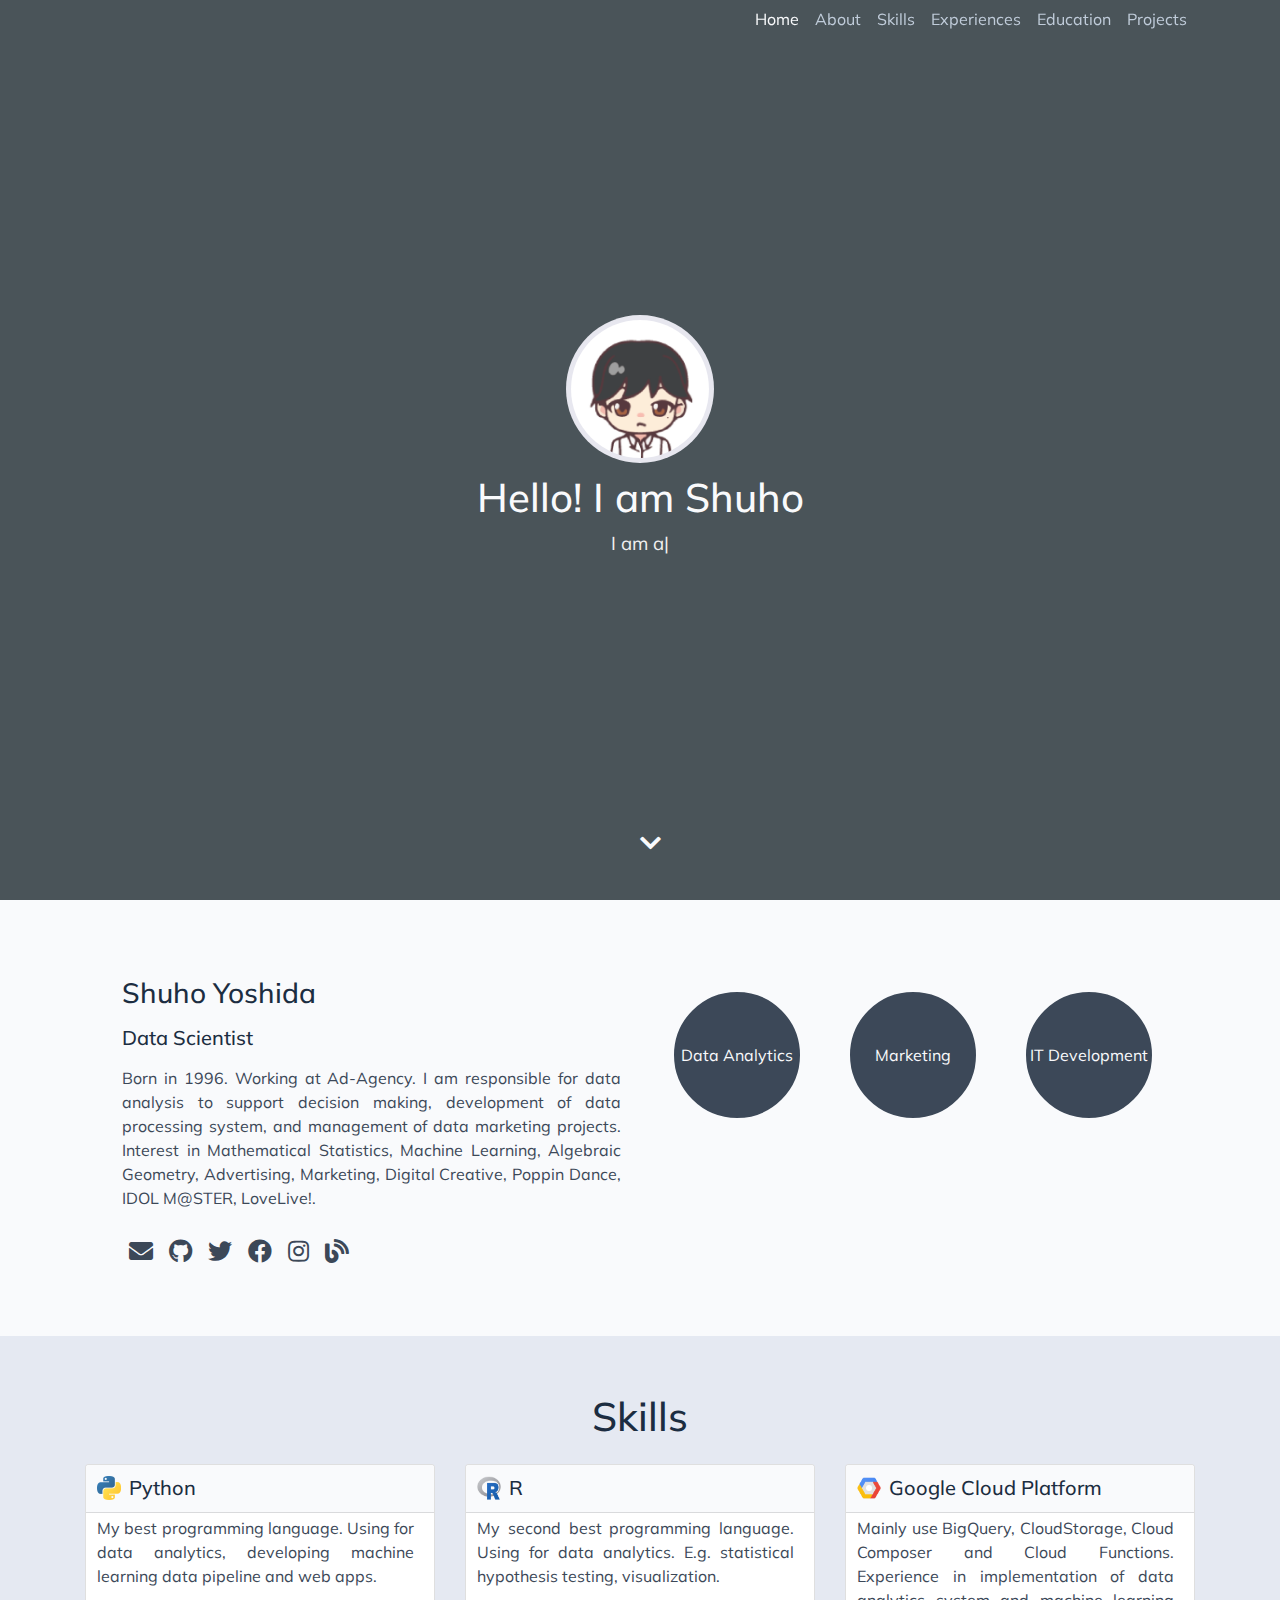
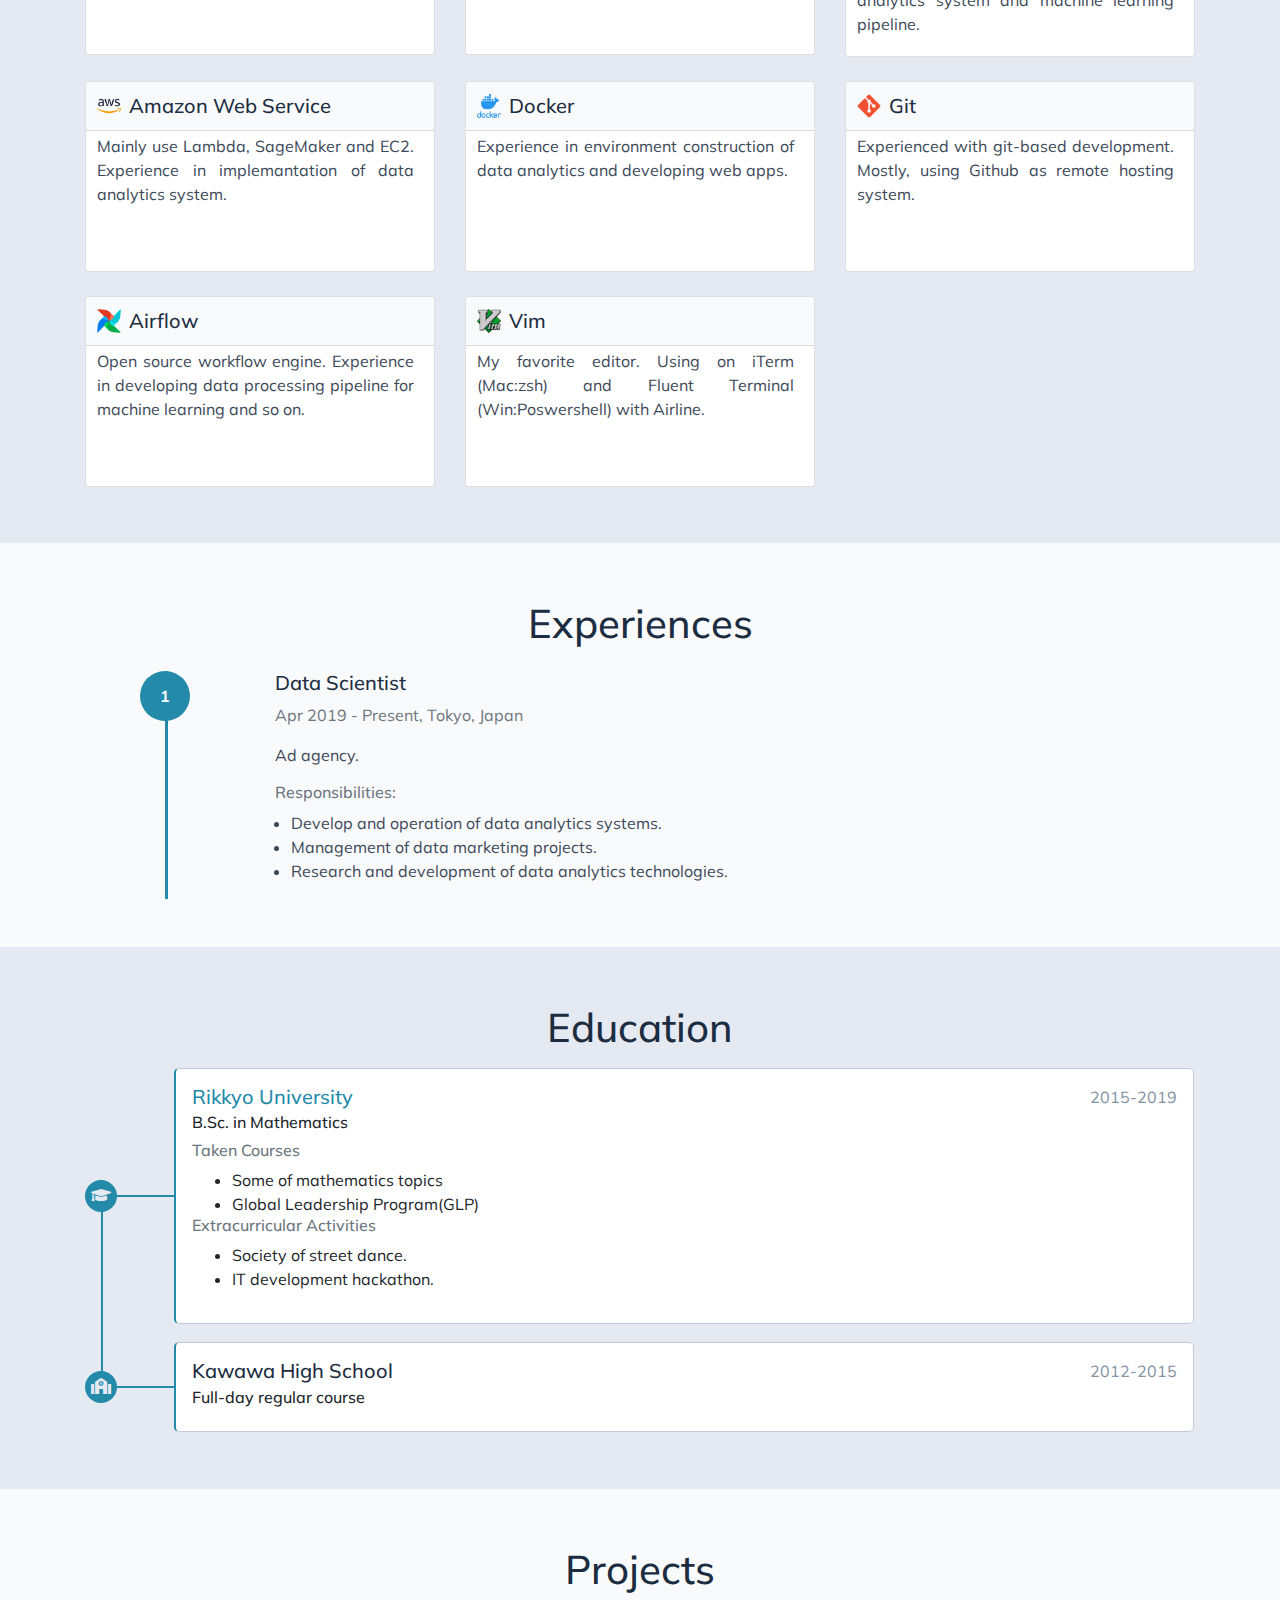
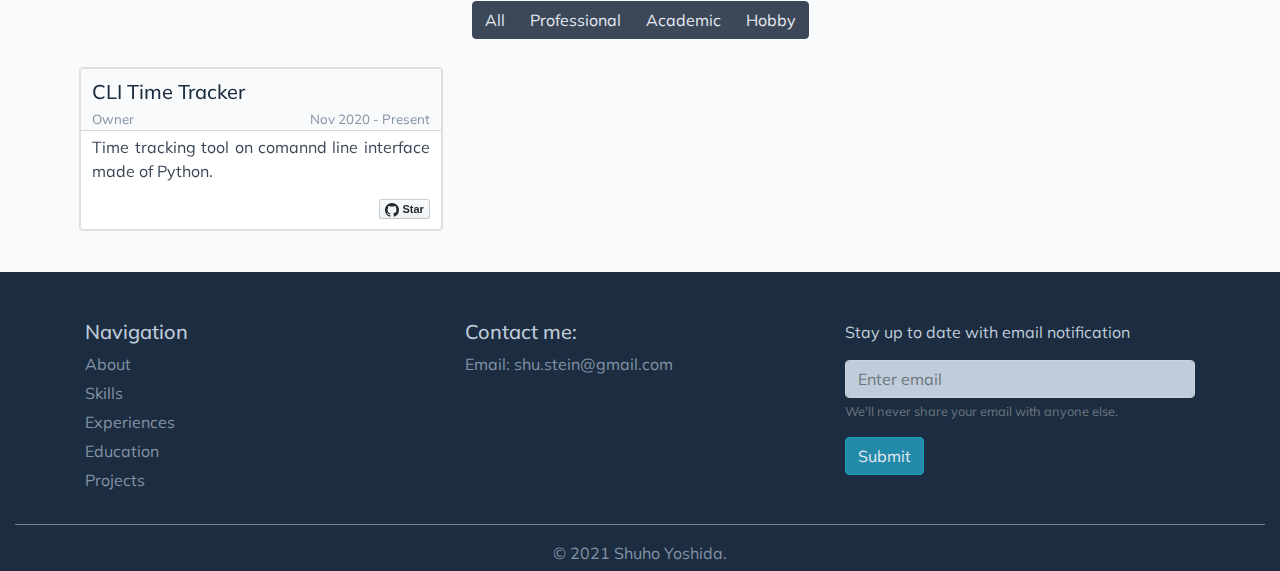
<file: index.html>
<!DOCTYPE html>
<html lang="en">
  <head>
	<meta name="generator" content="Hugo 0.80.0" />
    <title>Shuho Yoshida</title>
    
    
      
      
        
      
    
    <meta name="description" content="Portfolio of Shuho Yoshida." />
    
    




  





  



<meta charset="UTF-8" />
<meta name="viewport" content="width=device-width, initial-scale=1.0" />
<meta http-equiv="X-UA-Compatible" content="ie=edge" />


<link rel="stylesheet" href="/css/bootstrap.min.css"/>
<link rel="stylesheet" href="/css/layouts/main.css"/>
<link rel="stylesheet" href="/css/style.css"/>
<link rel="stylesheet" href="/css/navigators/navbar.css"/>


<link href="https://fonts.googleapis.com/css2?family=Muli:wght@300;400;500;600" rel="stylesheet">
<link rel="stylesheet" href="https://cdnjs.cloudflare.com/ajax/libs/font-awesome/5.11.2/css/all.min.css" />


<link rel="icon" type="image/png" href="/images/site/favicon_hue3deb0d6033c6e9e5e9edb4f6a0d87c3_538_42x0_resize_box_2.png" />


<link rel="stylesheet" href="/css/style.css"/>

    <link rel="stylesheet" href="/css/sections/home.css"/>
    <link rel="stylesheet" href="/css/sections/about.css"/>
    <link rel="stylesheet" href="/css/sections/skills.css"/>
    <link rel="stylesheet" href="/css/sections/experiences.css"/>
    <link rel="stylesheet" href="/css/sections/education.css"/>
    <link rel="stylesheet" href="/css/sections/projects.css"/>
    <link rel="stylesheet" href="/css/sections/recent-posts.css"/>
    <link rel="stylesheet" href="/css/sections/achievements.css"/>

    
    
        
<script type="application/javascript">
var doNotTrack = false;
if (!doNotTrack) {
	window.ga=window.ga||function(){(ga.q=ga.q||[]).push(arguments)};ga.l=+new Date;
	ga('create', 'UA-83524408-4', 'auto');
	
	ga('send', 'pageview');
}
</script>
<script async src='https://www.google-analytics.com/analytics.js'></script>

    
  </head>
  <body data-spy="scroll" data-target="#top-navbar" data-offset="100">

    





  


  





  





  





  


<nav class="navbar navbar-expand-xl top-navbar initial-navbar" id="top-navbar">
  <div class="container">
    <div class="navbar-brand" id="logo"></div>
    
    <button
      class="navbar-toggler navbar-dark"
      id="navbar-toggler"
      type="button"
      data-toggle="collapse"
      data-target="#top-nav-items"
    >
      <span class="navbar-toggler-icon"></span>
    </button>

    <div class="collapse navbar-collapse" id="top-nav-items">
      <ul class="navbar-nav ml-auto">
        <li class="nav-item">
          <a class="nav-link" href="#home">Home</a>
        </li>
        
          
            
              
              
                
              
              <li class="nav-item">
                <a class="nav-link" href="#about">About</a>
              </li>
            
            
              
              
                
              
              <li class="nav-item">
                <a class="nav-link" href="#skills">Skills</a>
              </li>
            
            
              
              
                
              
              <li class="nav-item">
                <a class="nav-link" href="#experiences">Experiences</a>
              </li>
            
            
              
              
                
              
              <li class="nav-item">
                <a class="nav-link" href="#education">Education</a>
              </li>
            
            
              
              
                
              
              <li class="nav-item">
                <a class="nav-link" href="#projects">Projects</a>
              </li>
            
            
            
        
        
        
        
        
        
      </ul>
    </div>
  </div>
  
  <img src="/images/site/main-logo_hu9ad2f25a877e6fef77c7a3dbef5094ad_6881_42x0_resize_box_2.png" class="d-none" id="main-logo">
  <img src="/images/site/inverted-logo_hub02d7508a1c89b2b7812eab204efeb9a_4223_42x0_resize_box_2.png" class="d-none" id="inverted-logo">
</nav>


  




  




  




  




  
































<div class="container-fluid home" id="home">
  <style>
     
    #homePageBackgroundImageDivStyled {
        
        
      background-color: #4A5459;
    }
     
    @media (min-width: 500px) and (max-width: 800px) {  
      #homePageBackgroundImageDivStyled {   
            
          background-color: #4A5459;
        }
    }
    @media (min-width: 801px) and (max-width: 1200px) {  
      #homePageBackgroundImageDivStyled {   
            
          background-color: #4A5459;
        }
    }
    @media (min-width: 1201px) and (max-width: 1500px) {  
      #homePageBackgroundImageDivStyled {   
            
          background-color: #4A5459;
        }
    }
    @media (min-width: 1501px) {  
      #homePageBackgroundImageDivStyled {   
            
          background-color: #4A5459;
        }
    }
    </style>
    <span class="on-the-fly-behavior"></span>
  <div
    id="homePageBackgroundImageDivStyled"
    class="background container-fluid"
  ></div>
  <div class="container content text-center">
    <img src="/images/author/shuhoyo_huf0542272301baec1bb388fe4e423ec8a_138039_148x148_fit_box_2.png"
      class="rounded-circle mx-auto d-block img-fluid"
    />
    <h1 class="greeting"> Hello! I am Shuho</h1>
    <div class="typing-carousel">
      <span id="ityped" class="ityped"></span>
      <span class="ityped-cursor"></span>
    </div>
    <ul id="typing-carousel-data">
      
        
          <li>I am a Data Scientist.</li>
        
          <li>I am a IT engineer.</li>
        
          <li>I am a poppin&#39; dancer.</li>
        
          <li>I am a IDOL M@STER producer.</li>
        
          <li>I am a LoveLiver!</li>
        
      
    </ul>
    
      
        
        
          
        
        <a href="#about"><i class="arrow bounce fa fa-chevron-down"></i></a>
      
    
  </div>
</div>

    
    
      
    

    
      
      
        
          <div class="container-fluid section-holder d-flex bg-white">
            

  




  


<div class="container anchor p-lg-5 about-section" id="about">
  <div class="row pt-sm-2 pt-md-4 align-self-center">
    
    <div class="col-sm-6">
      <h3 class="p-1">Shuho Yoshida</h3>
      
      <h5 class="p-1">
        Data Scientist
        
      </h5>
      
      <p class="p-1 text-justify">
        Born in 1996. Working at Ad-Agency. I am responsible for data analysis to support decision making, development of data processing system, and management of data marketing projects. Interest in Mathematical Statistics, Machine Learning, Algebraic Geometry, Advertising, Marketing, Digital Creative, Poppin Dance, IDOL M@STER, LoveLive!.
      </p>
      <div class="text-container ml-auto">
        <ul class="social-link d-flex">
          
          <li>
            
              <a href="mailto:shu.stein@gmail.com" target="/"><i class="fas fa-envelope"></i></a>
            
          </li>
          
          <li>
            
              <a href="https://github.com/shuhoy" target="/"><i class="fab fa-github"></i></a>
            
          </li>
          
          <li>
            
              <a href="https://twitter.com/shuhoyo" target="/"><i class="fab fa-twitter"></i></a>
            
          </li>
          
          <li>
            
              <a href="https://www.facebook.com/shuhoyo" target="/"><i class="fab fa-facebook"></i></a>
            
          </li>
          
          <li>
            
              <a href="https://www.instagram.com/shuhoyo/" target="/"><i class="fab fa-instagram"></i></a>
            
          </li>
          
          <li>
            
              <a href="https://shuhoyo.hatenablog.com/" target="/"><i class="fas fa-blog"></i></a>
            
          </li>
          
        </ul>
      </div>
      
    </div>
    
    <div class="col-sm-6 pt-5 pl-md-4 pl-sm-3 pt-sm-0">
      <div class="row">
        
          <div class="col-6 col-lg-4 p-2">
  
  
    
  
  <div class="circular-progress ">
    <span class="circular-progress-left">
      <span
        class="circular-progress-bar circular-progress-percentage-80"
        
          style="border-color: #c2185b;"
        
      ></span>
    </span>
    <span class="circular-progress-right">
      <span
      class="circular-progress-bar"
      
          style="border-color: #c2185b;"
      
      ></span>
    </span>
    <div class="circular-progress-value">Data Analytics</div>
  </div>
</div>

        
          <div class="col-6 col-lg-4 p-2">
  
  
    
  
  <div class="circular-progress ">
    <span class="circular-progress-left">
      <span
        class="circular-progress-bar circular-progress-percentage-70"
        
          style="border-color: #ffb300;"
        
      ></span>
    </span>
    <span class="circular-progress-right">
      <span
      class="circular-progress-bar"
      
          style="border-color: #ffb300;"
      
      ></span>
    </span>
    <div class="circular-progress-value">Marketing</div>
  </div>
</div>

        
          <div class="col-6 col-lg-4 p-2">
  
  
    
  
  <div class="circular-progress ">
    <span class="circular-progress-left">
      <span
        class="circular-progress-bar circular-progress-percentage-80"
        
          style="border-color: #3d5afe;"
        
      ></span>
    </span>
    <span class="circular-progress-right">
      <span
      class="circular-progress-bar"
      
          style="border-color: #3d5afe;"
      
      ></span>
    </span>
    <div class="circular-progress-value">IT Development</div>
  </div>
</div>

        
      </div>
    </div>
  </div>
</div>

          </div>
          
          
            
          
        
      
        
          <div class="container-fluid section-holder d-flex bg-dimmed">
            

  


<div class="container-fluid anchor pb-5 skills-section" id="skills">
  
    <h1 class="text-center">Skills</h1>
  
  <div class="container d-flex-block">
    <div class="row" id="primary-skills">
      
        <div class="col-xs-12 col-sm-6 col-lg-4 pt-2">
  <a class="skill-card-link" href="https://www.python.org/">
    <div class="card">
      <div class="card-head d-flex">
        
          

          
          
            
          

          <img class="card-img-xs" src="/images/sections/skills/python.png" alt="Python" />
        
        <h5 class="card-title">Python</h5>
      </div>
      <div class="card-body">
        <p class="card-text">My best programming language. Using for data analytics, developing machine learning data pipeline and web apps.</p>
      </div>
    </div>
  </a>
</div>

      
        <div class="col-xs-12 col-sm-6 col-lg-4 pt-2">
  <a class="skill-card-link" href="https://www.r-project.org/">
    <div class="card">
      <div class="card-head d-flex">
        
          

          
          
            
          

          <img class="card-img-xs" src="/images/sections/skills/Rlang.png" alt="R" />
        
        <h5 class="card-title">R</h5>
      </div>
      <div class="card-body">
        <p class="card-text">My second best programming language. Using for data analytics. E.g. statistical hypothesis testing, visualization.</p>
      </div>
    </div>
  </a>
</div>

      
        <div class="col-xs-12 col-sm-6 col-lg-4 pt-2">
  <a class="skill-card-link" href="https://console.cloud.google.com/?hl=ja">
    <div class="card">
      <div class="card-head d-flex">
        
          

          
          
            
          

          <img class="card-img-xs" src="/images/sections/skills/gcp.png" alt="Google Cloud Platform" />
        
        <h5 class="card-title">Google Cloud Platform</h5>
      </div>
      <div class="card-body">
        <p class="card-text">Mainly use BigQuery, CloudStorage, Cloud Composer and Cloud Functions. Experience in implementation of data analytics system and machine learning pipeline.</p>
      </div>
    </div>
  </a>
</div>

      
        <div class="col-xs-12 col-sm-6 col-lg-4 pt-2">
  <a class="skill-card-link" href="https://aws.amazon.com/jp/">
    <div class="card">
      <div class="card-head d-flex">
        
          

          
          
            
          

          <img class="card-img-xs" src="/images/sections/skills/aws.png" alt="Amazon Web Service" />
        
        <h5 class="card-title">Amazon Web Service</h5>
      </div>
      <div class="card-body">
        <p class="card-text">Mainly use Lambda, SageMaker and EC2. Experience in implemantation of data analytics system.</p>
      </div>
    </div>
  </a>
</div>

      
        <div class="col-xs-12 col-sm-6 col-lg-4 pt-2">
  <a class="skill-card-link" href="https://www.docker.com/">
    <div class="card">
      <div class="card-head d-flex">
        
          

          
          
            
          

          <img class="card-img-xs" src="/images/sections/skills/docker.png" alt="Docker" />
        
        <h5 class="card-title">Docker</h5>
      </div>
      <div class="card-body">
        <p class="card-text">Experience in environment construction of data analytics and developing web apps.</p>
      </div>
    </div>
  </a>
</div>

      
        <div class="col-xs-12 col-sm-6 col-lg-4 pt-2">
  <a class="skill-card-link" href="https://git-scm.com/">
    <div class="card">
      <div class="card-head d-flex">
        
          

          
          
            
          

          <img class="card-img-xs" src="/images/sections/skills/git.png" alt="Git" />
        
        <h5 class="card-title">Git</h5>
      </div>
      <div class="card-body">
        <p class="card-text">Experienced with git-based development. Mostly, using Github as remote hosting system.</p>
      </div>
    </div>
  </a>
</div>

      
        <div class="col-xs-12 col-sm-6 col-lg-4 pt-2">
  <a class="skill-card-link" href="https://airflow.apache.org/">
    <div class="card">
      <div class="card-head d-flex">
        
          

          
          
            
          

          <img class="card-img-xs" src="/images/sections/skills/airflow.png" alt="Airflow" />
        
        <h5 class="card-title">Airflow</h5>
      </div>
      <div class="card-body">
        <p class="card-text">Open source workflow engine. Experience in developing data processing pipeline for machine learning and so on.</p>
      </div>
    </div>
  </a>
</div>

      
        <div class="col-xs-12 col-sm-6 col-lg-4 pt-2">
  <a class="skill-card-link" href="https://www.vim.org/">
    <div class="card">
      <div class="card-head d-flex">
        
          

          
          
            
          

          <img class="card-img-xs" src="/images/sections/skills/vim.png" alt="Vim" />
        
        <h5 class="card-title">Vim</h5>
      </div>
      <div class="card-body">
        <p class="card-text">My favorite editor. Using on iTerm (Mac:zsh) and Fluent Terminal (Win:Poswershell) with Airline.</p>
      </div>
    </div>
  </a>
</div>

      
    </div>
  </div>
</div>

          </div>
          
          
            
          
        
      
        
          <div class="container-fluid section-holder d-flex bg-white">
            

  


<div class="container-fluid anchor pb-5 experiences-section" id="experiences">
  
    <h1 class="text-center">Experiences</h1>
  

  <div class="container timeline text-justify">
   
   
     
       <div class="row align-items-center  d-flex">
         <div class="col-1 col-lg-2 text-center vertical-line d-inline-flex justify-content-center">
  <div class="circle font-weight-bold">1</div>
</div>

         
  <div class="col-10 col-lg-8">
    <div class="experience-entry-heading">
        
        
        <h5>Data Scientist</h5>
        <h6></h6>
        
        <p class="text-muted">Apr 2019 - Present,
            Tokyo, Japan
        </p>
    </div>
    
    <p>Ad agency.</p>
    
    <h6 class="text-muted">Responsibilities:</h6>
    <ul class="justify-content-around">
    
        <li>Develop and operation of data analytics systems.</li>
    
        <li>Management of data marketing projects.</li>
    
        <li>Research and development of data analytics technologies.</li>
    
    </ul>
</div>



       </div>
     
     
   
  </div>
</div>

          </div>
          
          
            
          
        
      
        
          <div class="container-fluid section-holder d-flex bg-dimmed">
            




<div class="container-fluid anchor pb-5 education-section" id="education">
    
    <h1 class="text-center">Education</h1>
    

    <div class="container">
        <table class="education-info-table">
            <tbody>
                
                <tr>
                    <td class="icon">
                        <div class="hline"></div>
                        <div class="icon-holder">
                            <i class="fas fa-graduation-cap"></i>
                        </div>
                    </td>
                    <td class="line">
                        <div></div>
                    </td>
                    <td class="details">
                        <div class="degree-info card">
                            <div class="row">
                                <div class="col-lg-10 col-md-8">
                                    
                                        <h5><a href="https://www.rikkyo.ac.jp/">Rikkyo University</a></h5>
                                    
                                </div>
                                <div class="timeframe col-lg-2 col-md-4">2015-2019</div>
                            </div>
                            <h6>B.Sc. in Mathematics</h6>
                            
                            
                            
                            <div class="taken-courses">
                                <h6 class="text-muted">Taken Courses</h6>
                                
                                    <ul>
                                        
                                        <li class="course ">Some of mathematics topics</li>
                                        
                                        <li class="course ">Global Leadership Program(GLP)</li>
                                        
                                    </ul>
                                
                                
                            </div>
                            
                            
                            <div class="extracurricular-activities">
                                <h6 class="text-muted">Extracurricular Activities</h6>
                                <ul>
                                
                                    <li>Society of street dance.</li>
                                
                                    <li>IT development hackathon.</li>
                                
                                </ul>
                            </div>
                            
                        </div>
                    </td>
                </tr>
                
                <tr>
                    <td class="icon">
                        <div class="hline"></div>
                        <div class="icon-holder">
                            <i class="fas fa-school"></i>
                        </div>
                    </td>
                    <td class="line">
                        <div></div>
                    </td>
                    <td class="details">
                        <div class="degree-info card">
                            <div class="row">
                                <div class="col-lg-10 col-md-8">
                                    
                                        <h5>Kawawa High School</h5>
                                    
                                </div>
                                <div class="timeframe col-lg-2 col-md-4">2012-2015</div>
                            </div>
                            <h6>Full-day regular course</h6>
                            
                            
                            
                            
                        </div>
                    </td>
                </tr>
                
            </tbody>
        </table>
    </div>
</div>
          </div>
          
          
            
          
        
      
        
          <div class="container-fluid section-holder d-flex bg-white">
            

  


<div class="container-fluid anchor pb-5 projects-section" id="projects">
  
    <h1 class="text-center">Projects</h1>
  
  <div class="container ml-auto text-center">
    <div class="btn-group flex-wrap" role="group" id="project-filter-buttons">
      
      <button type="button" class="btn btn-dark" data-filter="all">
        All
      </button>
      
      <button type="button" class="btn btn-dark" data-filter="professional">
        Professional
      </button>
      
      <button type="button" class="btn btn-dark" data-filter="academic">
        Academic
      </button>
      
      <button type="button" class="btn btn-dark" data-filter="hobby">
        Hobby
      </button>
      
    </div>
  </div>
  <div class="container filtr-projects">
    <div class="row" id="project-card-holder">
      
        <div
  class="col-sm-12 col-md-6 col-lg-4 p-2 filtr-item"
  data-category='all, hobby,CLI'
>
  <div class="card mt-1">
    <div class="card">
      <a class="card-header" href="https://github.com/shuhoy/cli_timetrack">
        <div>
          <div class="d-flex">
            
            <h5 class="card-title mb-0">CLI Time Tracker</h5>
          </div>
          <div class="sub-title">
            <span>Owner</span>
            <span>Nov 2020 - Present</span>
          </div>
        </div>
      </a>
      <div class="card-body text-justify pt-1 pb-1">
        <p>Time tracking tool on comannd line interface made of Python.</p>
        <span class="float-right">
          
          <a
            class="github-button-inactive"
            href="https://github.com/shuhoy/cli_timetrack"
            data-icon="octicon-standard"
            data-show-count="true"
            aria-label="Star CLI Time Tracker"
            >Star</a
          >
          
        </span>
      </div>
    </div>
  </div>
</div>

      
    </div>
  </div>
</div>

          </div>
          
          
            
          
        
      
        
      
        
      
    

    

  




  




  
  
    
  









  







<footer class="container-fluid text-center align-content-center footer pb-2">
  <div class="container pt-5">
    <div class="row text-left">
      <div class="col-md-4 col-sm-12">
        <h5>Navigation</h5>
        
        <ul>
            
              
              
                
              
              <li class="nav-item">
                <a class="smooth-scroll" href="#about">About</a>
              </li>
            
            
              
              
                
              
              <li class="nav-item">
                <a class="smooth-scroll" href="#skills">Skills</a>
              </li>
            
            
              
              
                
              
              <li class="nav-item">
                <a class="smooth-scroll" href="#experiences">Experiences</a>
              </li>
            
            
              
              
                
              
              <li class="nav-item">
                <a class="smooth-scroll" href="#education">Education</a>
              </li>
            
            
              
              
                
              
              <li class="nav-item">
                <a class="smooth-scroll" href="#projects">Projects</a>
              </li>
            
            
            
        </ul>
        

      </div>
      
      <div class="col-md-4 col-sm-12">
        <h5>Contact me:</h5>
        <ul>
          
          <li><span>Email: </span> <span>shu.stein@gmail.com</span></li>
          
        </ul>
      </div>
      
      
      <div class="col-md-4 col-sm-12">
        
        <p>Stay up to date with email notification</p>
        <form>
          <div class="form-group">
            <input
              type="email"
              class="form-control"
              id="exampleInputEmail1"
              aria-describedby="emailHelp"
              placeholder="Enter email"
            />
            <small id="emailHelp" class="form-text text-muted"
              >We&#39;ll never share your email with anyone else.</small
            >
          </div>
          <button type="submit" class="btn btn-info">Submit</button>
        </form>
      </div>
      
    </div>
  </div>
  <hr />
  <div class="container">
    <div class="row text-left">
      <div class="col-md-4">
        
      </div>
      <div class="col-md-4 text-center">© 2021 Shuho Yoshida.</div>
      <div class="col-md-4 text-right">
        
      </div>
    </div>
  </div>
</footer>

    <script src="/js/jquery-3.4.1.min.js"></script>
<script src="/js/popper.min.js"></script>
<script src="/js/bootstrap.min.js"></script>

<script src="/js/navbar.js"></script>
<script src="/js/main.js"></script>


    
    <script src="/js/itype.min.js"></script>
    <script src="/js/github-button.js"></script>
    <script src="/js/home.js"></script>
    <script src="/js/jquery.filterizr.min.js"></script>
  </body>
</html>
</file>
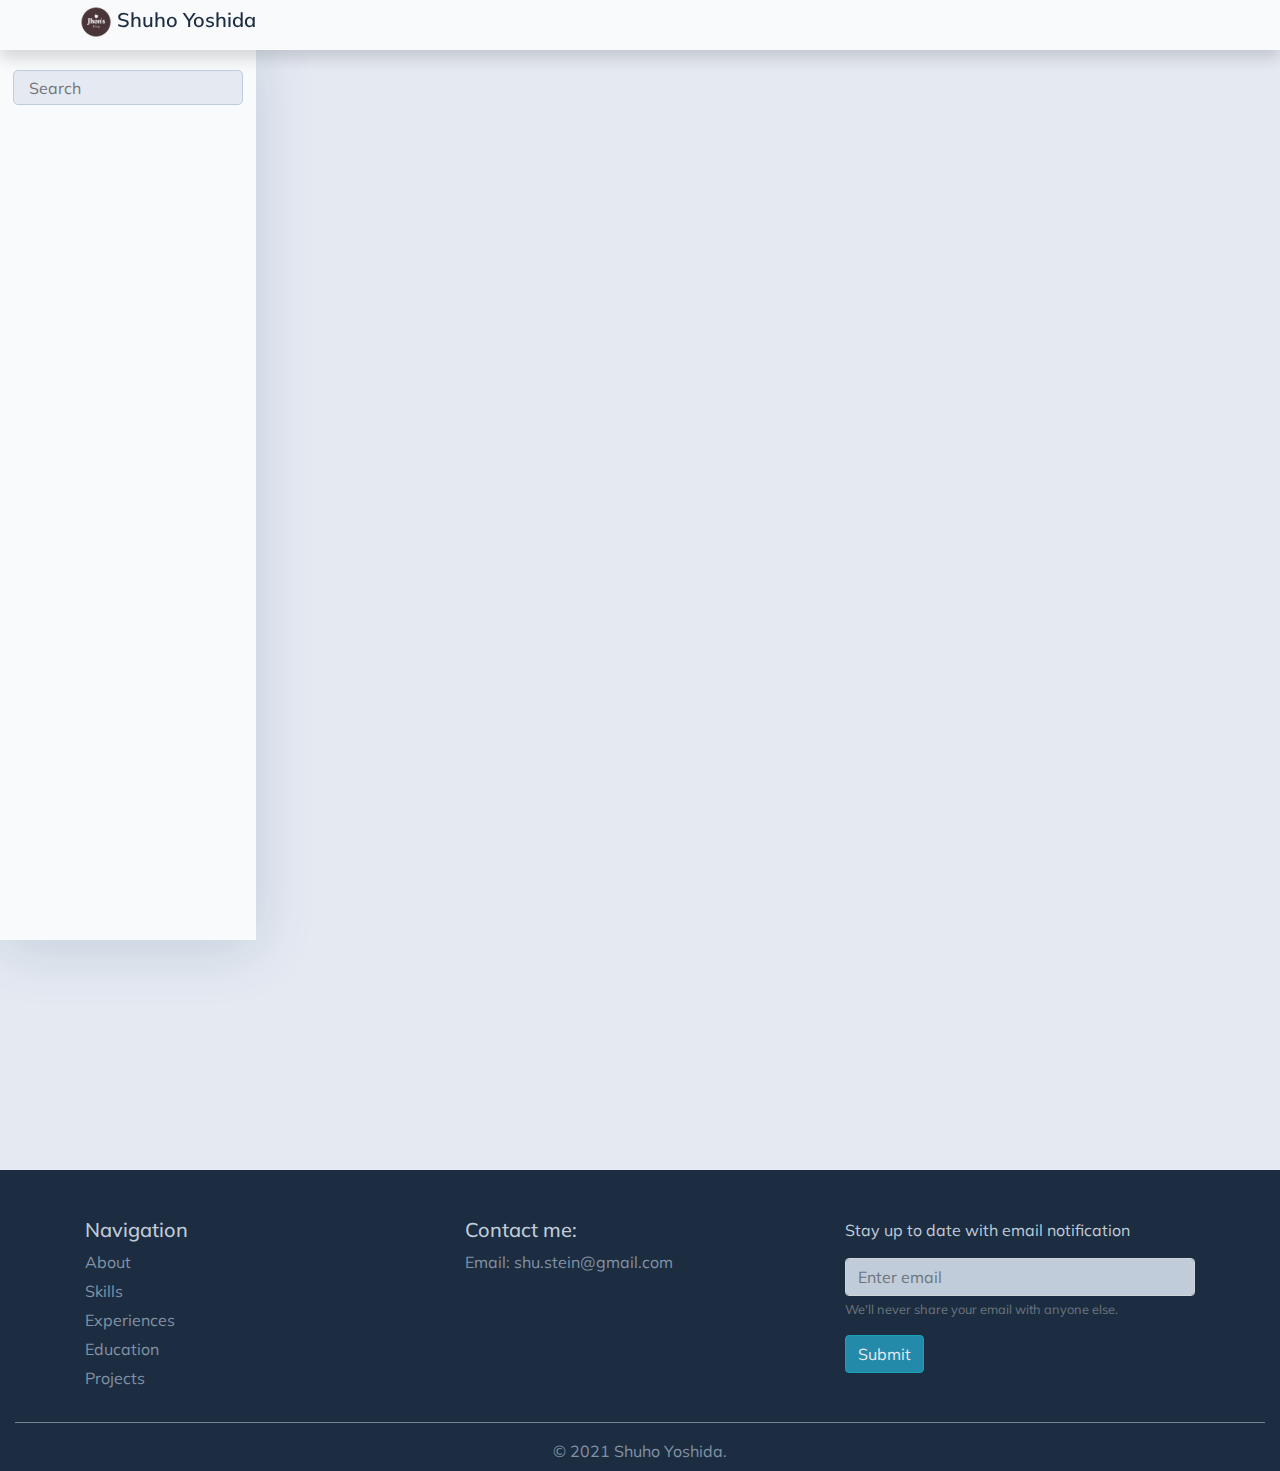
<file: categories/index.html>
<!DOCTYPE html>
<html>
  <head>
    <title>Categories</title>
    




  





  



<meta charset="UTF-8" />
<meta name="viewport" content="width=device-width, initial-scale=1.0" />
<meta http-equiv="X-UA-Compatible" content="ie=edge" />


<link rel="stylesheet" href="/css/bootstrap.min.css"/>
<link rel="stylesheet" href="/css/layouts/main.css"/>
<link rel="stylesheet" href="/css/style.css"/>
<link rel="stylesheet" href="/css/navigators/navbar.css"/>


<link href="https://fonts.googleapis.com/css2?family=Muli:wght@300;400;500;600" rel="stylesheet">
<link rel="stylesheet" href="https://cdnjs.cloudflare.com/ajax/libs/font-awesome/5.11.2/css/all.min.css" />


<link rel="icon" type="image/png" href="/images/site/favicon_hue3deb0d6033c6e9e5e9edb4f6a0d87c3_538_42x0_resize_box_2.png" />


<link rel="stylesheet" href="/css/style.css"/>

    
    <link rel="stylesheet" href="/css/layouts/list.css">
    <link rel="stylesheet" href="/css/navigators/sidebar.css">


    
    
      
<script type="application/javascript">
var doNotTrack = false;
if (!doNotTrack) {
	window.ga=window.ga||function(){(ga.q=ga.q||[]).push(arguments)};ga.l=+new Date;
	ga('create', 'UA-83524408-4', 'auto');
	
	ga('send', 'pageview');
}
</script>
<script async src='https://www.google-analytics.com/analytics.js'></script>

    
  </head>

  <body data-spy="scroll" data-target="#TableOfContents" data-offset="80">
    <div class="container-fluid bg-dimmed wrapper">
      
      
    





  



  





  





  



<nav class="navbar navbar-expand-xl top-navbar final-navbar shadow">
  <div class="container">
      <button class="navbar-toggler navbar-light" id="sidebar-toggler" type="button" onclick="toggleSidebar()">
      <span class="navbar-toggler-icon"></span>
    </button>
    <a class="navbar-brand" href="/">
      <img src="/images/site/main-logo_hu9ad2f25a877e6fef77c7a3dbef5094ad_6881_42x0_resize_box_2.png">Shuho Yoshida</a>
    <button class="navbar-toggler navbar-light" id="toc-toggler" type="button" onclick="toggleTOC()">
      <span class="navbar-toggler-icon"></span>
    </button>

    <div class="collapse navbar-collapse lang-selector" id="top-nav-items">
      <ul class="navbar-nav ml-auto">
      
      </ul>
    </div>
  </div>
  
  <img src="/images/site/main-logo_hu9ad2f25a877e6fef77c7a3dbef5094ad_6881_42x0_resize_box_2.png" class="d-none" id="main-logo">
  <img src="/images/site/inverted-logo_hub02d7508a1c89b2b7812eab204efeb9a_4223_42x0_resize_box_2.png" class="d-none" id="inverted-logo">
</nav>



      
      
  
  

  <section class="sidebar-section" id="sidebar-section">
    <div class="sidebar-holder">
      <div class="sidebar" id="sidebar">
        <input type="text" value="" placeholder="Search" data-search="" id="search-box" />
        <div class="sidebar-tree">
          <ul class="tree" id="tree">
            <li id="list-heading"><a href="/categories" data-filter="all"></a></li>
            <div class="subtree">
                

            </div>
          </ul>
        </div>
      </div>
    </div>
  </section>


      
      
<section class="content-section" id="content-section">
  <div class="content container-fluid" id="content">
    <div class="container-fluid post-card-holder" id="post-card-holder">
      
      
    </div>
    <div class="paginator">
      


    </div>
  </div>
</section>


      
       
    </div>

    

  




  




  
  
    
  









  







<footer class="container-fluid text-center align-content-center footer pb-2">
  <div class="container pt-5">
    <div class="row text-left">
      <div class="col-md-4 col-sm-12">
        <h5>Navigation</h5>
        
        <ul>
            
              
              
                
              
              <li class="nav-item">
                <a class="smooth-scroll" href="#about">About</a>
              </li>
            
            
              
              
                
              
              <li class="nav-item">
                <a class="smooth-scroll" href="#skills">Skills</a>
              </li>
            
            
              
              
                
              
              <li class="nav-item">
                <a class="smooth-scroll" href="#experiences">Experiences</a>
              </li>
            
            
              
              
                
              
              <li class="nav-item">
                <a class="smooth-scroll" href="#education">Education</a>
              </li>
            
            
              
              
                
              
              <li class="nav-item">
                <a class="smooth-scroll" href="#projects">Projects</a>
              </li>
            
            
            
        </ul>
        

      </div>
      
      <div class="col-md-4 col-sm-12">
        <h5>Contact me:</h5>
        <ul>
          
          <li><span>Email: </span> <span>shu.stein@gmail.com</span></li>
          
        </ul>
      </div>
      
      
      <div class="col-md-4 col-sm-12">
        
        <p>Stay up to date with email notification</p>
        <form>
          <div class="form-group">
            <input
              type="email"
              class="form-control"
              id="exampleInputEmail1"
              aria-describedby="emailHelp"
              placeholder="Enter email"
            />
            <small id="emailHelp" class="form-text text-muted"
              >We&#39;ll never share your email with anyone else.</small
            >
          </div>
          <button type="submit" class="btn btn-info">Submit</button>
        </form>
      </div>
      
    </div>
  </div>
  <hr />
  <div class="container">
    <div class="row text-left">
      <div class="col-md-4">
        
      </div>
      <div class="col-md-4 text-center">© 2021 Shuho Yoshida.</div>
      <div class="col-md-4 text-right">
        
      </div>
    </div>
  </div>
</footer>

    <script src="/js/jquery-3.4.1.min.js"></script>
<script src="/js/popper.min.js"></script>
<script src="/js/bootstrap.min.js"></script>

<script src="/js/navbar.js"></script>
<script src="/js/main.js"></script>


    
    
    <script src="/js/list.js"></script>

  </body>
</html>
</file>
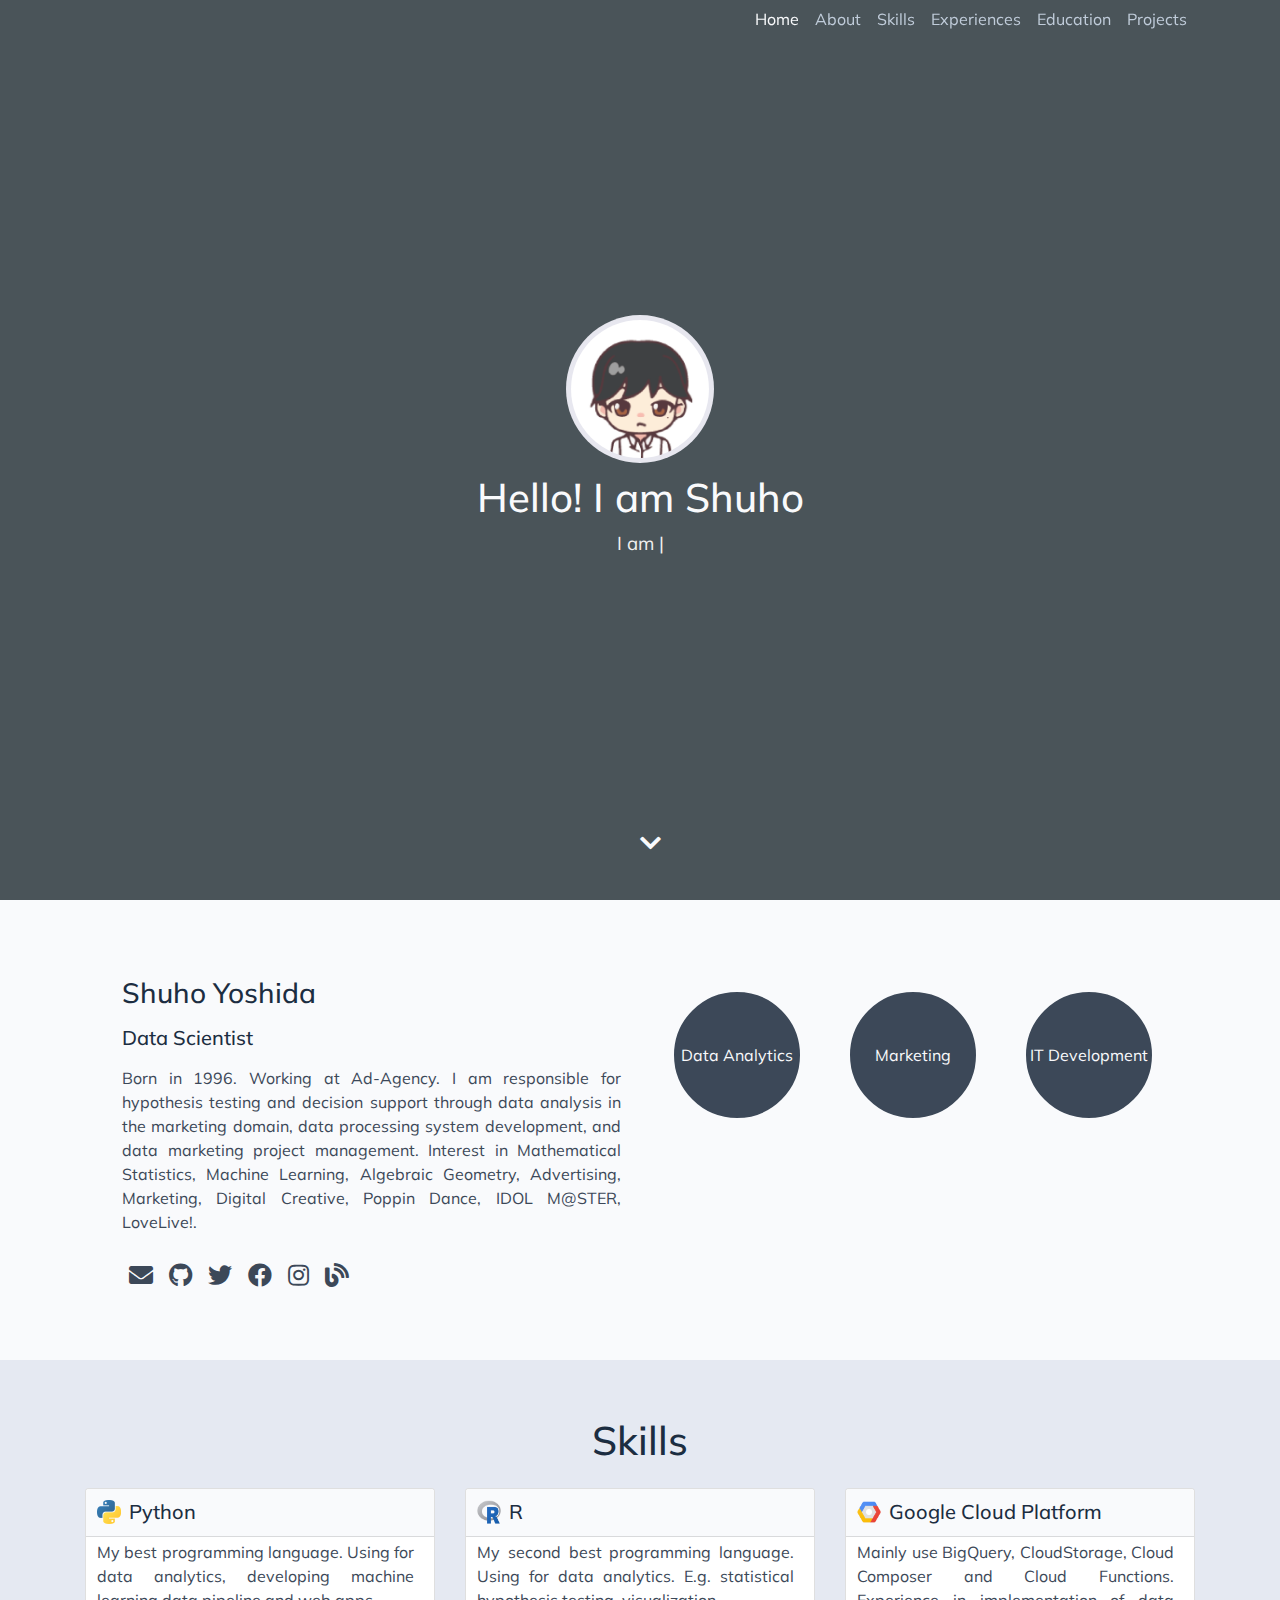
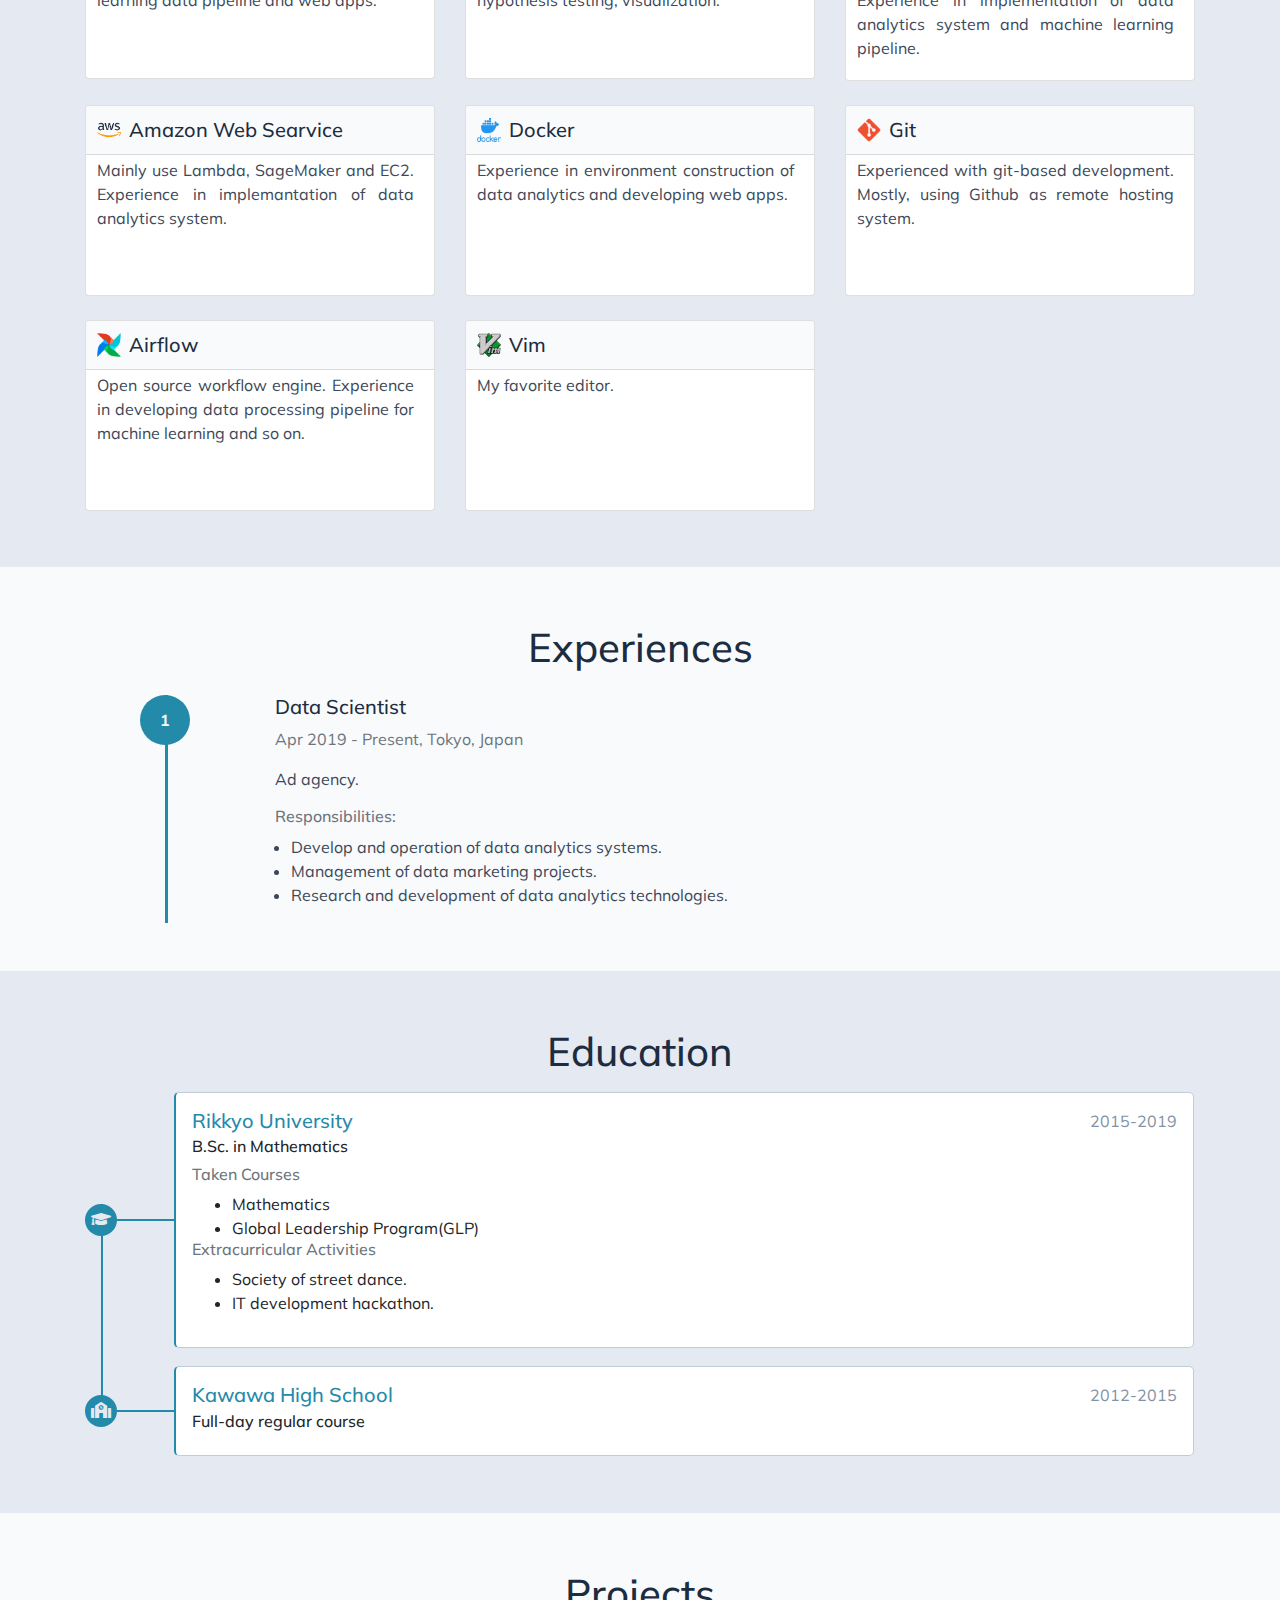
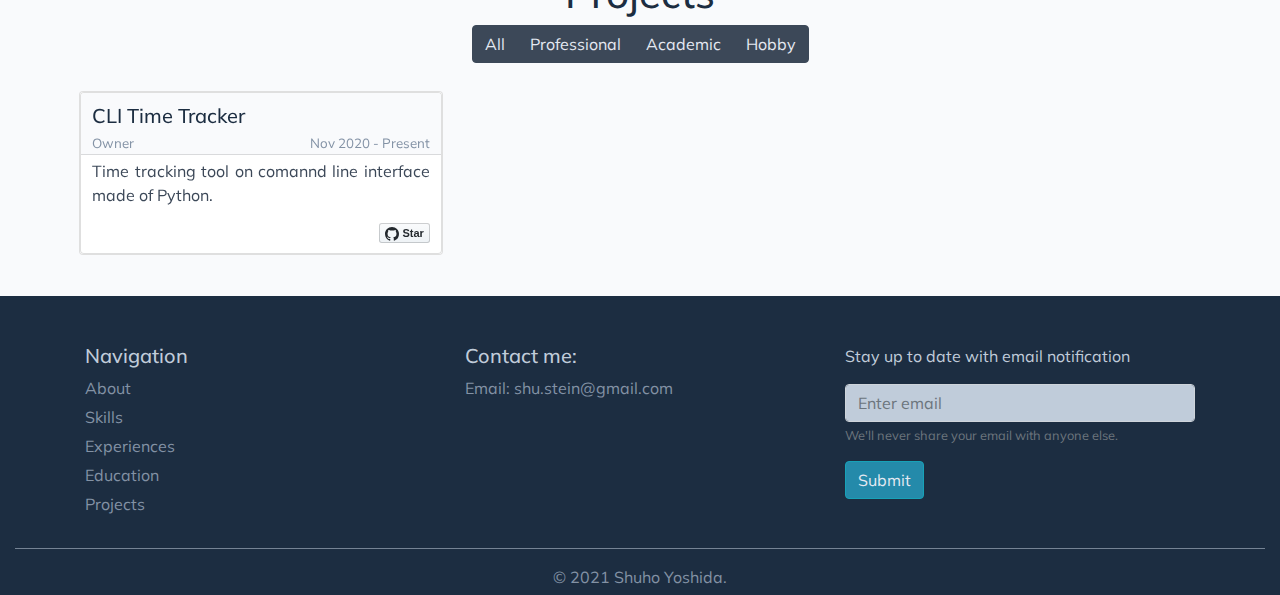
<file: public/index.html>
<!DOCTYPE html>
<html lang="en">
  <head>
	<meta name="generator" content="Hugo 0.80.0" />
    <title>Shuho Yoshida</title>
    
    
      
      
        
      
    
    <meta name="description" content="Portfolio of Shuho Yoshida." />
    
    




  





  



<meta charset="UTF-8" />
<meta name="viewport" content="width=device-width, initial-scale=1.0" />
<meta http-equiv="X-UA-Compatible" content="ie=edge" />


<link rel="stylesheet" href="/css/bootstrap.min.css"/>
<link rel="stylesheet" href="/css/layouts/main.css"/>
<link rel="stylesheet" href="/css/style.css"/>
<link rel="stylesheet" href="/css/navigators/navbar.css"/>


<link href="https://fonts.googleapis.com/css2?family=Muli:wght@300;400;500;600" rel="stylesheet">
<link rel="stylesheet" href="https://cdnjs.cloudflare.com/ajax/libs/font-awesome/5.11.2/css/all.min.css" />


<link rel="icon" type="image/png" href="/images/site/favicon_hue3deb0d6033c6e9e5e9edb4f6a0d87c3_538_42x0_resize_box_2.png" />


<link rel="stylesheet" href="/css/style.css"/>

    <link rel="stylesheet" href="/css/sections/home.css"/>
    <link rel="stylesheet" href="/css/sections/about.css"/>
    <link rel="stylesheet" href="/css/sections/skills.css"/>
    <link rel="stylesheet" href="/css/sections/experiences.css"/>
    <link rel="stylesheet" href="/css/sections/education.css"/>
    <link rel="stylesheet" href="/css/sections/projects.css"/>
    <link rel="stylesheet" href="/css/sections/recent-posts.css"/>
    <link rel="stylesheet" href="/css/sections/achievements.css"/>

    
    
        
<script type="application/javascript">
var doNotTrack = false;
if (!doNotTrack) {
	window.ga=window.ga||function(){(ga.q=ga.q||[]).push(arguments)};ga.l=+new Date;
	ga('create', 'UA-83524408-4', 'auto');
	
	ga('send', 'pageview');
}
</script>
<script async src='https://www.google-analytics.com/analytics.js'></script>

    
  </head>
  <body data-spy="scroll" data-target="#top-navbar" data-offset="100">

    





  


  





  





  





  


<nav class="navbar navbar-expand-xl top-navbar initial-navbar" id="top-navbar">
  <div class="container">
    <div class="navbar-brand" id="logo"></div>
    
    <button
      class="navbar-toggler navbar-dark"
      id="navbar-toggler"
      type="button"
      data-toggle="collapse"
      data-target="#top-nav-items"
    >
      <span class="navbar-toggler-icon"></span>
    </button>

    <div class="collapse navbar-collapse" id="top-nav-items">
      <ul class="navbar-nav ml-auto">
        <li class="nav-item">
          <a class="nav-link" href="#home">Home</a>
        </li>
        
          
            
              
              
                
              
              <li class="nav-item">
                <a class="nav-link" href="#about">About</a>
              </li>
            
            
              
              
                
              
              <li class="nav-item">
                <a class="nav-link" href="#skills">Skills</a>
              </li>
            
            
              
              
                
              
              <li class="nav-item">
                <a class="nav-link" href="#experiences">Experiences</a>
              </li>
            
            
              
              
                
              
              <li class="nav-item">
                <a class="nav-link" href="#education">Education</a>
              </li>
            
            
              
              
                
              
              <li class="nav-item">
                <a class="nav-link" href="#projects">Projects</a>
              </li>
            
            
            
        
        
        
        
        
        
      </ul>
    </div>
  </div>
  
  <img src="/images/site/main-logo_hu9ad2f25a877e6fef77c7a3dbef5094ad_6881_42x0_resize_box_2.png" class="d-none" id="main-logo">
  <img src="/images/site/inverted-logo_hub02d7508a1c89b2b7812eab204efeb9a_4223_42x0_resize_box_2.png" class="d-none" id="inverted-logo">
</nav>


  




  




  




  




  
































<div class="container-fluid home" id="home">
  <style>
     
    #homePageBackgroundImageDivStyled {
        
        
      background-color: #4A5459;
    }
     
    @media (min-width: 500px) and (max-width: 800px) {  
      #homePageBackgroundImageDivStyled {   
            
          background-color: #4A5459;
        }
    }
    @media (min-width: 801px) and (max-width: 1200px) {  
      #homePageBackgroundImageDivStyled {   
            
          background-color: #4A5459;
        }
    }
    @media (min-width: 1201px) and (max-width: 1500px) {  
      #homePageBackgroundImageDivStyled {   
            
          background-color: #4A5459;
        }
    }
    @media (min-width: 1501px) {  
      #homePageBackgroundImageDivStyled {   
            
          background-color: #4A5459;
        }
    }
    </style>
    <span class="on-the-fly-behavior"></span>
  <div
    id="homePageBackgroundImageDivStyled"
    class="background container-fluid"
  ></div>
  <div class="container content text-center">
    <img src="/images/author/shuhoyo_huf0542272301baec1bb388fe4e423ec8a_138039_148x148_fit_box_2.png"
      class="rounded-circle mx-auto d-block img-fluid"
    />
    <h1 class="greeting"> Hello! I am Shuho</h1>
    <div class="typing-carousel">
      <span id="ityped" class="ityped"></span>
      <span class="ityped-cursor"></span>
    </div>
    <ul id="typing-carousel-data">
      
        
          <li>I am a Data Scientist.</li>
        
          <li>I am a IT engineer.</li>
        
          <li>I am a poppin&#39; dancer.</li>
        
          <li>I am a IDOL M@STER producer.</li>
        
          <li>I am a LoveLiver!</li>
        
      
    </ul>
    
      
        
        
          
        
        <a href="#about"><i class="arrow bounce fa fa-chevron-down"></i></a>
      
    
  </div>
</div>

    
    
      
    

    
      
      
        
          <div class="container-fluid section-holder d-flex bg-white">
            

  




  


<div class="container anchor p-lg-5 about-section" id="about">
  <div class="row pt-sm-2 pt-md-4 align-self-center">
    
    <div class="col-sm-6">
      <h3 class="p-1">Shuho Yoshida</h3>
      
      <h5 class="p-1">
        Data Scientist
        
      </h5>
      
      <p class="p-1 text-justify">
        Born in 1996. Working at Ad-Agency. I am responsible for hypothesis testing and decision support through data analysis in the marketing domain, data processing system development, and data marketing project management. Interest in Mathematical Statistics, Machine Learning, Algebraic Geometry, Advertising, Marketing, Digital Creative, Poppin Dance, IDOL M@STER, LoveLive!.
      </p>
      <div class="text-container ml-auto">
        <ul class="social-link d-flex">
          
          <li>
            
              <a href="mailto:shu.stein@gmail.com" target="/"><i class="fas fa-envelope"></i></a>
            
          </li>
          
          <li>
            
              <a href="https://github.com/shuhoy" target="/"><i class="fab fa-github"></i></a>
            
          </li>
          
          <li>
            
              <a href="https://twitter.com/shuhoyo" target="/"><i class="fab fa-twitter"></i></a>
            
          </li>
          
          <li>
            
              <a href="https://www.facebook.com/shuhoyo" target="/"><i class="fab fa-facebook"></i></a>
            
          </li>
          
          <li>
            
              <a href="https://www.instagram.com/shuhoyo/" target="/"><i class="fab fa-instagram"></i></a>
            
          </li>
          
          <li>
            
              <a href="https://shuhoyo.hatenablog.com/" target="/"><i class="fas fa-blog"></i></a>
            
          </li>
          
        </ul>
      </div>
      
    </div>
    
    <div class="col-sm-6 pt-5 pl-md-4 pl-sm-3 pt-sm-0">
      <div class="row">
        
          <div class="col-6 col-lg-4 p-2">
  
  
    
  
  <div class="circular-progress ">
    <span class="circular-progress-left">
      <span
        class="circular-progress-bar circular-progress-percentage-80"
        
          style="border-color: #c2185b;"
        
      ></span>
    </span>
    <span class="circular-progress-right">
      <span
      class="circular-progress-bar"
      
          style="border-color: #c2185b;"
      
      ></span>
    </span>
    <div class="circular-progress-value">Data Analytics</div>
  </div>
</div>

        
          <div class="col-6 col-lg-4 p-2">
  
  
    
  
  <div class="circular-progress ">
    <span class="circular-progress-left">
      <span
        class="circular-progress-bar circular-progress-percentage-70"
        
          style="border-color: #ffb300;"
        
      ></span>
    </span>
    <span class="circular-progress-right">
      <span
      class="circular-progress-bar"
      
          style="border-color: #ffb300;"
      
      ></span>
    </span>
    <div class="circular-progress-value">Marketing</div>
  </div>
</div>

        
          <div class="col-6 col-lg-4 p-2">
  
  
    
  
  <div class="circular-progress ">
    <span class="circular-progress-left">
      <span
        class="circular-progress-bar circular-progress-percentage-80"
        
          style="border-color: #3d5afe;"
        
      ></span>
    </span>
    <span class="circular-progress-right">
      <span
      class="circular-progress-bar"
      
          style="border-color: #3d5afe;"
      
      ></span>
    </span>
    <div class="circular-progress-value">IT Development</div>
  </div>
</div>

        
      </div>
    </div>
  </div>
</div>

          </div>
          
          
            
          
        
      
        
          <div class="container-fluid section-holder d-flex bg-dimmed">
            

  


<div class="container-fluid anchor pb-5 skills-section" id="skills">
  
    <h1 class="text-center">Skills</h1>
  
  <div class="container d-flex-block">
    <div class="row" id="primary-skills">
      
        <div class="col-xs-12 col-sm-6 col-lg-4 pt-2">
  <a class="skill-card-link" href="https://www.python.org/">
    <div class="card">
      <div class="card-head d-flex">
        
          

          
          
            
          

          <img class="card-img-xs" src="/images/sections/skills/python.png" alt="Python" />
        
        <h5 class="card-title">Python</h5>
      </div>
      <div class="card-body">
        <p class="card-text">My best programming language. Using for data analytics, developing machine learning data pipeline and web apps.</p>
      </div>
    </div>
  </a>
</div>

      
        <div class="col-xs-12 col-sm-6 col-lg-4 pt-2">
  <a class="skill-card-link" href="https://www.r-project.org/">
    <div class="card">
      <div class="card-head d-flex">
        
          

          
          
            
          

          <img class="card-img-xs" src="/images/sections/skills/Rlang.png" alt="R" />
        
        <h5 class="card-title">R</h5>
      </div>
      <div class="card-body">
        <p class="card-text">My second best programming language. Using for data analytics. E.g. statistical hypothesis testing, visualization.</p>
      </div>
    </div>
  </a>
</div>

      
        <div class="col-xs-12 col-sm-6 col-lg-4 pt-2">
  <a class="skill-card-link" href="https://console.cloud.google.com/?hl=ja">
    <div class="card">
      <div class="card-head d-flex">
        
          

          
          
            
          

          <img class="card-img-xs" src="/images/sections/skills/gcp.png" alt="Google Cloud Platform" />
        
        <h5 class="card-title">Google Cloud Platform</h5>
      </div>
      <div class="card-body">
        <p class="card-text">Mainly use BigQuery, CloudStorage, Cloud Composer and Cloud Functions. Experience in implementation of data analytics system and machine learning pipeline.</p>
      </div>
    </div>
  </a>
</div>

      
        <div class="col-xs-12 col-sm-6 col-lg-4 pt-2">
  <a class="skill-card-link" href="https://aws.amazon.com/jp/">
    <div class="card">
      <div class="card-head d-flex">
        
          

          
          
            
          

          <img class="card-img-xs" src="/images/sections/skills/aws.png" alt="Amazon Web Searvice" />
        
        <h5 class="card-title">Amazon Web Searvice</h5>
      </div>
      <div class="card-body">
        <p class="card-text">Mainly use Lambda, SageMaker and EC2. Experience in implemantation of data analytics system.</p>
      </div>
    </div>
  </a>
</div>

      
        <div class="col-xs-12 col-sm-6 col-lg-4 pt-2">
  <a class="skill-card-link" href="https://www.docker.com/">
    <div class="card">
      <div class="card-head d-flex">
        
          

          
          
            
          

          <img class="card-img-xs" src="/images/sections/skills/docker.png" alt="Docker" />
        
        <h5 class="card-title">Docker</h5>
      </div>
      <div class="card-body">
        <p class="card-text">Experience in environment construction of data analytics and developing web apps.</p>
      </div>
    </div>
  </a>
</div>

      
        <div class="col-xs-12 col-sm-6 col-lg-4 pt-2">
  <a class="skill-card-link" href="https://git-scm.com/">
    <div class="card">
      <div class="card-head d-flex">
        
          

          
          
            
          

          <img class="card-img-xs" src="/images/sections/skills/git.png" alt="Git" />
        
        <h5 class="card-title">Git</h5>
      </div>
      <div class="card-body">
        <p class="card-text">Experienced with git-based development. Mostly, using Github as remote hosting system.</p>
      </div>
    </div>
  </a>
</div>

      
        <div class="col-xs-12 col-sm-6 col-lg-4 pt-2">
  <a class="skill-card-link" href="https://airflow.apache.org/">
    <div class="card">
      <div class="card-head d-flex">
        
          

          
          
            
          

          <img class="card-img-xs" src="/images/sections/skills/airflow.png" alt="Airflow" />
        
        <h5 class="card-title">Airflow</h5>
      </div>
      <div class="card-body">
        <p class="card-text">Open source workflow engine. Experience in developing data processing pipeline for machine learning and so on.</p>
      </div>
    </div>
  </a>
</div>

      
        <div class="col-xs-12 col-sm-6 col-lg-4 pt-2">
  <a class="skill-card-link" href="https://airflow.apache.org/">
    <div class="card">
      <div class="card-head d-flex">
        
          

          
          
            
          

          <img class="card-img-xs" src="/images/sections/skills/vim.png" alt="Vim" />
        
        <h5 class="card-title">Vim</h5>
      </div>
      <div class="card-body">
        <p class="card-text">My favorite editor.</p>
      </div>
    </div>
  </a>
</div>

      
    </div>
  </div>
</div>

          </div>
          
          
            
          
        
      
        
          <div class="container-fluid section-holder d-flex bg-white">
            

  


<div class="container-fluid anchor pb-5 experiences-section" id="experiences">
  
    <h1 class="text-center">Experiences</h1>
  

  <div class="container timeline text-justify">
   
   
     
       <div class="row align-items-center  d-flex">
         <div class="col-1 col-lg-2 text-center vertical-line d-inline-flex justify-content-center">
  <div class="circle font-weight-bold">1</div>
</div>

         
  <div class="col-10 col-lg-8">
    <div class="experience-entry-heading">
        
        
        <h5>Data Scientist</h5>
        <h6></h6>
        
        <p class="text-muted">Apr 2019 - Present,
            Tokyo, Japan
        </p>
    </div>
    
    <p>Ad agency.</p>
    
    <h6 class="text-muted">Responsibilities:</h6>
    <ul class="justify-content-around">
    
        <li>Develop and operation of data analytics systems.</li>
    
        <li>Management of data marketing projects.</li>
    
        <li>Research and development of data analytics technologies.</li>
    
    </ul>
</div>



       </div>
     
     
   
  </div>
</div>

          </div>
          
          
            
          
        
      
        
          <div class="container-fluid section-holder d-flex bg-dimmed">
            




<div class="container-fluid anchor pb-5 education-section" id="education">
    
    <h1 class="text-center">Education</h1>
    

    <div class="container">
        <table class="education-info-table">
            <tbody>
                
                <tr>
                    <td class="icon">
                        <div class="hline"></div>
                        <div class="icon-holder">
                            <i class="fas fa-graduation-cap"></i>
                        </div>
                    </td>
                    <td class="line">
                        <div></div>
                    </td>
                    <td class="details">
                        <div class="degree-info card">
                            <div class="row">
                                <div class="col-lg-10 col-md-8">
                                    
                                        <h5><a href="https://www.rikkyo.ac.jp/">Rikkyo University</a></h5>
                                    
                                </div>
                                <div class="timeframe col-lg-2 col-md-4">2015-2019</div>
                            </div>
                            <h6>B.Sc. in Mathematics</h6>
                            
                            
                            
                            <div class="taken-courses">
                                <h6 class="text-muted">Taken Courses</h6>
                                
                                    <ul>
                                        
                                        <li class="course ">Mathematics</li>
                                        
                                        <li class="course ">Global Leadership Program(GLP)</li>
                                        
                                    </ul>
                                
                                
                            </div>
                            
                            
                            <div class="extracurricular-activities">
                                <h6 class="text-muted">Extracurricular Activities</h6>
                                <ul>
                                
                                    <li>Society of street dance.</li>
                                
                                    <li>IT development hackathon.</li>
                                
                                </ul>
                            </div>
                            
                        </div>
                    </td>
                </tr>
                
                <tr>
                    <td class="icon">
                        <div class="hline"></div>
                        <div class="icon-holder">
                            <i class="fas fa-school"></i>
                        </div>
                    </td>
                    <td class="line">
                        <div></div>
                    </td>
                    <td class="details">
                        <div class="degree-info card">
                            <div class="row">
                                <div class="col-lg-10 col-md-8">
                                    
                                        <h5><a href="#">Kawawa High School</a></h5>
                                    
                                </div>
                                <div class="timeframe col-lg-2 col-md-4">2012-2015</div>
                            </div>
                            <h6>Full-day regular course</h6>
                            
                            
                            
                            
                        </div>
                    </td>
                </tr>
                
            </tbody>
        </table>
    </div>
</div>
          </div>
          
          
            
          
        
      
        
          <div class="container-fluid section-holder d-flex bg-white">
            

  


<div class="container-fluid anchor pb-5 projects-section" id="projects">
  
    <h1 class="text-center">Projects</h1>
  
  <div class="container ml-auto text-center">
    <div class="btn-group flex-wrap" role="group" id="project-filter-buttons">
      
      <button type="button" class="btn btn-dark" data-filter="all">
        All
      </button>
      
      <button type="button" class="btn btn-dark" data-filter="professional">
        Professional
      </button>
      
      <button type="button" class="btn btn-dark" data-filter="academic">
        Academic
      </button>
      
      <button type="button" class="btn btn-dark" data-filter="hobby">
        Hobby
      </button>
      
    </div>
  </div>
  <div class="container filtr-projects">
    <div class="row" id="project-card-holder">
      
        <div
  class="col-sm-12 col-md-6 col-lg-4 p-2 filtr-item"
  data-category='all, hobby,CLI'
>
  <div class="card mt-1">
    <div class="card">
      <a class="card-header" href="https://github.com/shuhoy/cli_timetrack">
        <div>
          <div class="d-flex">
            
            <h5 class="card-title mb-0">CLI Time Tracker</h5>
          </div>
          <div class="sub-title">
            <span>Owner</span>
            <span>Nov 2020 - Present</span>
          </div>
        </div>
      </a>
      <div class="card-body text-justify pt-1 pb-1">
        <p>Time tracking tool on comannd line interface made of Python.</p>
        <span class="float-right">
          
          <a
            class="github-button-inactive"
            href="https://github.com/shuhoy/cli_timetrack"
            data-icon="octicon-standard"
            data-show-count="true"
            aria-label="Star CLI Time Tracker"
            >Star</a
          >
          
        </span>
      </div>
    </div>
  </div>
</div>

      
    </div>
  </div>
</div>

          </div>
          
          
            
          
        
      
        
      
        
      
    

    

  




  




  
  
    
  









  







<footer class="container-fluid text-center align-content-center footer pb-2">
  <div class="container pt-5">
    <div class="row text-left">
      <div class="col-md-4 col-sm-12">
        <h5>Navigation</h5>
        
        <ul>
            
              
              
                
              
              <li class="nav-item">
                <a class="smooth-scroll" href="#about">About</a>
              </li>
            
            
              
              
                
              
              <li class="nav-item">
                <a class="smooth-scroll" href="#skills">Skills</a>
              </li>
            
            
              
              
                
              
              <li class="nav-item">
                <a class="smooth-scroll" href="#experiences">Experiences</a>
              </li>
            
            
              
              
                
              
              <li class="nav-item">
                <a class="smooth-scroll" href="#education">Education</a>
              </li>
            
            
              
              
                
              
              <li class="nav-item">
                <a class="smooth-scroll" href="#projects">Projects</a>
              </li>
            
            
            
        </ul>
        

      </div>
      
      <div class="col-md-4 col-sm-12">
        <h5>Contact me:</h5>
        <ul>
          
          <li><span>Email: </span> <span>shu.stein@gmail.com</span></li>
          
        </ul>
      </div>
      
      
      <div class="col-md-4 col-sm-12">
        
        <p>Stay up to date with email notification</p>
        <form>
          <div class="form-group">
            <input
              type="email"
              class="form-control"
              id="exampleInputEmail1"
              aria-describedby="emailHelp"
              placeholder="Enter email"
            />
            <small id="emailHelp" class="form-text text-muted"
              >We&#39;ll never share your email with anyone else.</small
            >
          </div>
          <button type="submit" class="btn btn-info">Submit</button>
        </form>
      </div>
      
    </div>
  </div>
  <hr />
  <div class="container">
    <div class="row text-left">
      <div class="col-md-4">
        
      </div>
      <div class="col-md-4 text-center">© 2021 Shuho Yoshida.</div>
      <div class="col-md-4 text-right">
        
      </div>
    </div>
  </div>
</footer>

    <script src="/js/jquery-3.4.1.min.js"></script>
<script src="/js/popper.min.js"></script>
<script src="/js/bootstrap.min.js"></script>

<script src="/js/navbar.js"></script>
<script src="/js/main.js"></script>


    
    <script src="/js/itype.min.js"></script>
    <script src="/js/github-button.js"></script>
    <script src="/js/home.js"></script>
    <script src="/js/jquery.filterizr.min.js"></script>
  </body>
</html>
</file>
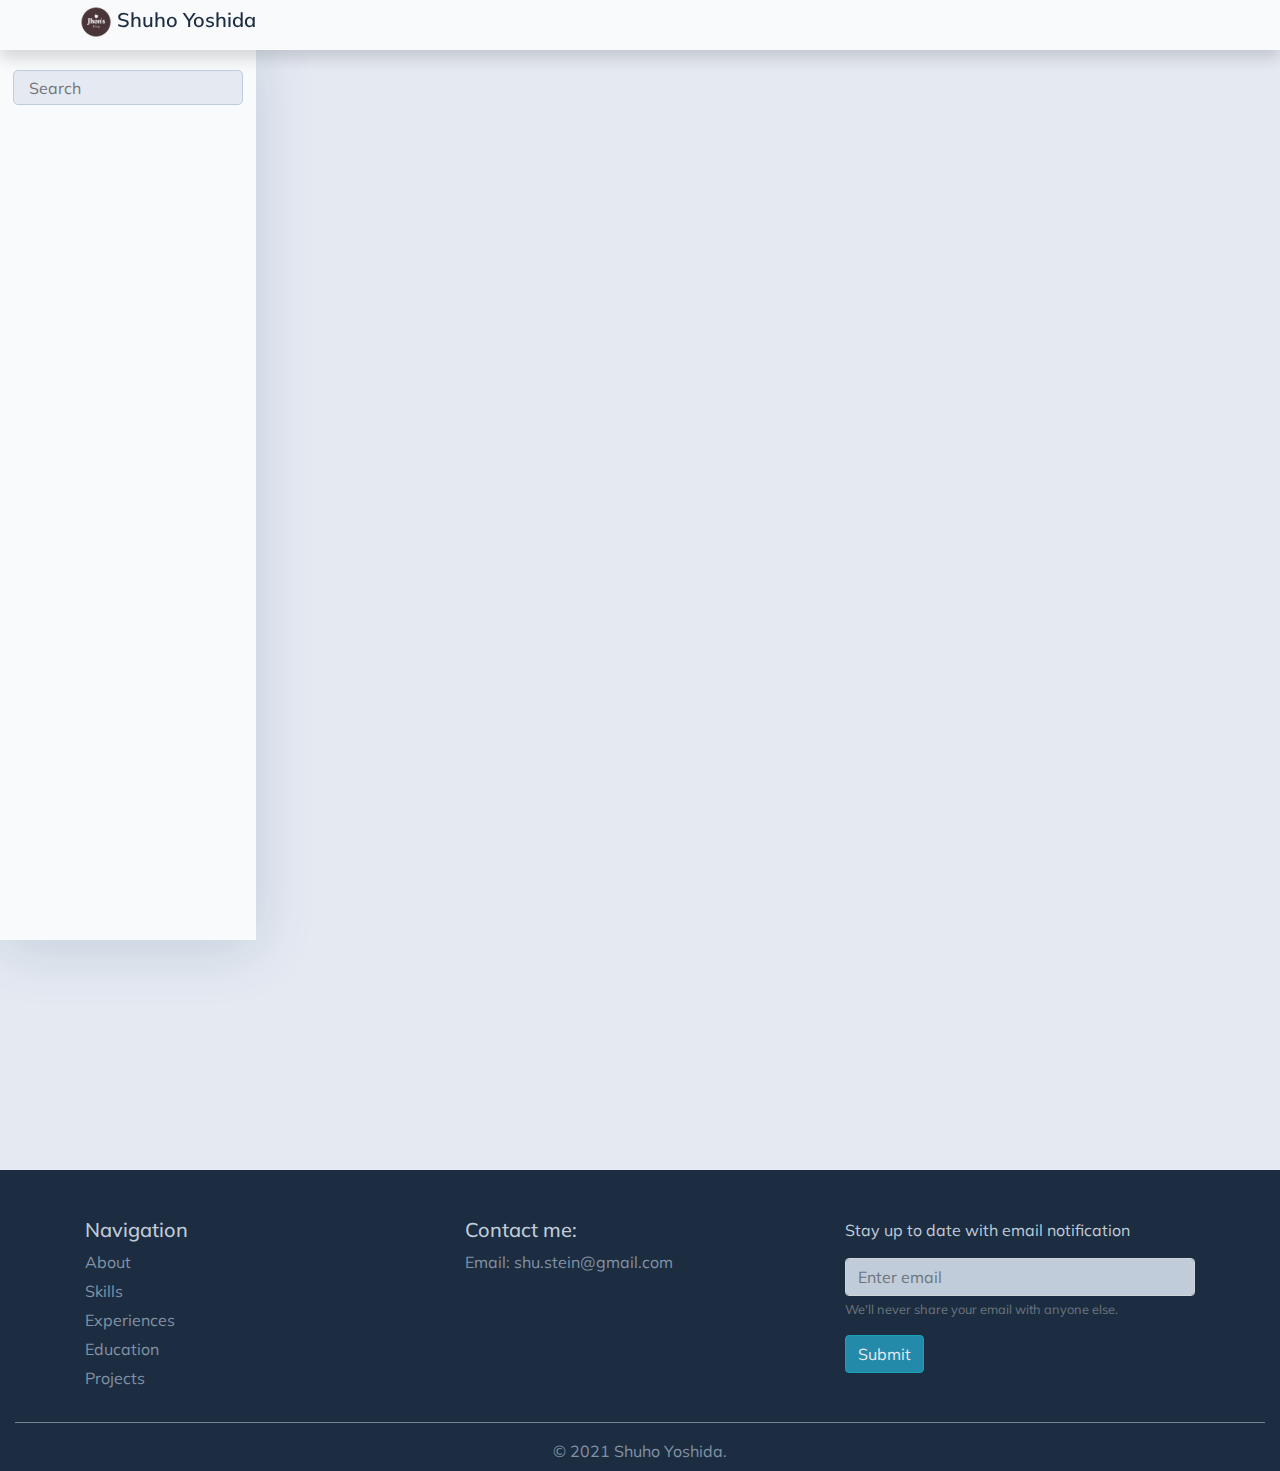
<file: tags/index.html>
<!DOCTYPE html>
<html>
  <head>
    <title>Tags</title>
    




  





  



<meta charset="UTF-8" />
<meta name="viewport" content="width=device-width, initial-scale=1.0" />
<meta http-equiv="X-UA-Compatible" content="ie=edge" />


<link rel="stylesheet" href="/css/bootstrap.min.css"/>
<link rel="stylesheet" href="/css/layouts/main.css"/>
<link rel="stylesheet" href="/css/style.css"/>
<link rel="stylesheet" href="/css/navigators/navbar.css"/>


<link href="https://fonts.googleapis.com/css2?family=Muli:wght@300;400;500;600" rel="stylesheet">
<link rel="stylesheet" href="https://cdnjs.cloudflare.com/ajax/libs/font-awesome/5.11.2/css/all.min.css" />


<link rel="icon" type="image/png" href="/images/site/favicon_hue3deb0d6033c6e9e5e9edb4f6a0d87c3_538_42x0_resize_box_2.png" />


<link rel="stylesheet" href="/css/style.css"/>

    
    <link rel="stylesheet" href="/css/layouts/list.css">
    <link rel="stylesheet" href="/css/navigators/sidebar.css">


    
    
      
<script type="application/javascript">
var doNotTrack = false;
if (!doNotTrack) {
	window.ga=window.ga||function(){(ga.q=ga.q||[]).push(arguments)};ga.l=+new Date;
	ga('create', 'UA-83524408-4', 'auto');
	
	ga('send', 'pageview');
}
</script>
<script async src='https://www.google-analytics.com/analytics.js'></script>

    
  </head>

  <body data-spy="scroll" data-target="#TableOfContents" data-offset="80">
    <div class="container-fluid bg-dimmed wrapper">
      
      
    





  



  





  





  



<nav class="navbar navbar-expand-xl top-navbar final-navbar shadow">
  <div class="container">
      <button class="navbar-toggler navbar-light" id="sidebar-toggler" type="button" onclick="toggleSidebar()">
      <span class="navbar-toggler-icon"></span>
    </button>
    <a class="navbar-brand" href="/">
      <img src="/images/site/main-logo_hu9ad2f25a877e6fef77c7a3dbef5094ad_6881_42x0_resize_box_2.png">Shuho Yoshida</a>
    <button class="navbar-toggler navbar-light" id="toc-toggler" type="button" onclick="toggleTOC()">
      <span class="navbar-toggler-icon"></span>
    </button>

    <div class="collapse navbar-collapse lang-selector" id="top-nav-items">
      <ul class="navbar-nav ml-auto">
      
      </ul>
    </div>
  </div>
  
  <img src="/images/site/main-logo_hu9ad2f25a877e6fef77c7a3dbef5094ad_6881_42x0_resize_box_2.png" class="d-none" id="main-logo">
  <img src="/images/site/inverted-logo_hub02d7508a1c89b2b7812eab204efeb9a_4223_42x0_resize_box_2.png" class="d-none" id="inverted-logo">
</nav>



      
      
  
  

  <section class="sidebar-section" id="sidebar-section">
    <div class="sidebar-holder">
      <div class="sidebar" id="sidebar">
        <input type="text" value="" placeholder="Search" data-search="" id="search-box" />
        <div class="sidebar-tree">
          <ul class="tree" id="tree">
            <li id="list-heading"><a href="/tags" data-filter="all"></a></li>
            <div class="subtree">
                

            </div>
          </ul>
        </div>
      </div>
    </div>
  </section>


      
      
<section class="content-section" id="content-section">
  <div class="content container-fluid" id="content">
    <div class="container-fluid post-card-holder" id="post-card-holder">
      
      
    </div>
    <div class="paginator">
      


    </div>
  </div>
</section>


      
       
    </div>

    

  




  




  
  
    
  









  







<footer class="container-fluid text-center align-content-center footer pb-2">
  <div class="container pt-5">
    <div class="row text-left">
      <div class="col-md-4 col-sm-12">
        <h5>Navigation</h5>
        
        <ul>
            
              
              
                
              
              <li class="nav-item">
                <a class="smooth-scroll" href="#about">About</a>
              </li>
            
            
              
              
                
              
              <li class="nav-item">
                <a class="smooth-scroll" href="#skills">Skills</a>
              </li>
            
            
              
              
                
              
              <li class="nav-item">
                <a class="smooth-scroll" href="#experiences">Experiences</a>
              </li>
            
            
              
              
                
              
              <li class="nav-item">
                <a class="smooth-scroll" href="#education">Education</a>
              </li>
            
            
              
              
                
              
              <li class="nav-item">
                <a class="smooth-scroll" href="#projects">Projects</a>
              </li>
            
            
            
        </ul>
        

      </div>
      
      <div class="col-md-4 col-sm-12">
        <h5>Contact me:</h5>
        <ul>
          
          <li><span>Email: </span> <span>shu.stein@gmail.com</span></li>
          
        </ul>
      </div>
      
      
      <div class="col-md-4 col-sm-12">
        
        <p>Stay up to date with email notification</p>
        <form>
          <div class="form-group">
            <input
              type="email"
              class="form-control"
              id="exampleInputEmail1"
              aria-describedby="emailHelp"
              placeholder="Enter email"
            />
            <small id="emailHelp" class="form-text text-muted"
              >We&#39;ll never share your email with anyone else.</small
            >
          </div>
          <button type="submit" class="btn btn-info">Submit</button>
        </form>
      </div>
      
    </div>
  </div>
  <hr />
  <div class="container">
    <div class="row text-left">
      <div class="col-md-4">
        
      </div>
      <div class="col-md-4 text-center">© 2021 Shuho Yoshida.</div>
      <div class="col-md-4 text-right">
        
      </div>
    </div>
  </div>
</footer>

    <script src="/js/jquery-3.4.1.min.js"></script>
<script src="/js/popper.min.js"></script>
<script src="/js/bootstrap.min.js"></script>

<script src="/js/navbar.js"></script>
<script src="/js/main.js"></script>


    
    
    <script src="/js/list.js"></script>

  </body>
</html>
</file>
<file: css/layouts/main.css>
/* ========= Colors ============
Heading:     #1C2D41
Paragraph:   #3C4858
Iconography: #8392A5
Secondary:   #C0CCDA
Dirty Snow:  #E5E9F2
Snow:        #F9FAFC

Magenta: #7551E9
Orange:  #FF7D51
Pink:    #ED63D2
Green:   #2DCA73
Yellow:  #FFC212
*/

body {
  background-color: #f9fafc;
  font-family: "Muli";
}

h1,
h2,
h3,
h4,
h5 {
  color: #1c2d41;
}

strong {
  color: #1c2d41 !important;
}

p {
  color: #3c4858;
}

a {
  color: #248aaa;
}

a:hover {
  color: #207089;
}

.nav-button {
  background-color: transparent;
  border: 1px solid transparent;
  border-radius: 0.25rem;
  color: #8392a5;
}

.btn-dark {
  background-color: #3c4858;
  border-color: #3c4858;
  color: #e5e9f2;
  transition: all 0.3s ease-out;
}

.btn-dark:hover,
.btn-dark:focus {
  background-color: #248aaa;
  border-color: #248aaa;
  transition: all 0.3s ease-out;
}

.btn-outline-info {
  color: #2098d1 !important;
  border-color: #2098d1 !important;
}

.btn-outline-info:hover {
  background-color: #2098d1 !important;
  color: #e5e9f2 !important;
}

.btn-info {
  background-color: #248aaa !important;
  color: #e5e9f2 !important;
}

.btn-info:hover {
  background-color: #2098d1 !important;
  color: #e5e9f2 !important;
}

.btn-link{
  color: #248aaa;
}

.btn-link:hover{
  color: #207089;
}

.bg-white {
  background-color: #f9fafc !important;
}

.bg-dimmed {
  background-color: #e5e9f2;
}

.anchor {
  padding-top: 3.5rem;
}

img.center {
  display: block;
  margin-left: auto;
  margin-right: auto;
}

img.left {
  display: block;
  margin-right: auto;
}

img.right {
  display: block;
  margin-left: auto;
}

.card {
  box-shadow: none;
  transition: all 0.3s ease-out;
  overflow: hidden;
}

.card-img-sm {
  width: 32px;
  height: 32px;
}

.card-img-xs {
  width: 24px;
  height: 24px;
}

.card:hover,
.card:focus {
  box-shadow: 0px 8px 56px rgba(15, 80, 100, 0.16);
  border: 1px solid #fff;
  transition: all 0.3s ease-out;
}

.card .card-head {
  height: 172px;
  -o-object-fit: cover;
  object-fit: cover;
  overflow: hidden;
}

.card-img-top {
  transition: all 0.3s ease-out !important;
}

.card:hover .card-head .card-img-top,
.card:focus .card-head .card-img-top {
  transition: all 0.3s ease-out;
  transform: scale(1.2);
}

.card-body {
  text-align: justify;
}

.sub-title {
  color: #c0ccda;
  font-size: 10pt;
}

/* --- FOOTER START --- */

.footer {
  color: #8392a5 !important;
  background-color: #1c2d41;
  position: relative;
  z-index: 9999;
}

.footer h5 {
  color: #c0ccda;
}
.footer a {
  color: #8392a5;
  transition: all 0.3s ease-out;
}

.footer a:hover {
  margin-left: 5px;
  transition: all 0.3s ease-out;
}

.footer ul {
  list-style: none;
  padding-left: 0;
}

.footer li {
  margin-top: 5px;
}

.footer hr {
  background-color: #8392a5;
}

.footer p:first-child {
  color: #c0ccda;
}

.footer input {
  background-color: #c0ccda;
}

.footer input:focus {
  background-color: #e5e9f2;
}

.footer #theme {
  color: #c0ccda;
}

.footer #theme img {
  width: 32px;
}

.footer #hugo:hover {
  margin-right: 5px;
  transition: all 0.3s ease-out;
}

/* --- FOOTER END ---- */

/* ============= Device specific fixes ======= */

/* Large screens such as TV */
@media only screen and (min-width: 1824px) {
}

/* Extra large devices (large desktops, 1200px and up) */

@media (max-width: 1400px) {
}

@media (max-width: 1200px) {
}

/* IPad Pro */
@media (max-width: 1024px) {
  .content-section .languageSelector {
    position: fixed;
    right: 0.5rem;
    bottom: 1rem;
    z-index: 10000000;
    background-color: #f9fafc;
    box-shadow: 0px 8px 56px rgba(15, 80, 100, 0.16);
  }
}

/*  Large devices (desktops, 992px and up) */

@media (max-width: 992px) {
}

/* Medium devices (tablets, 768px and up) */

@media only screen and (max-width: 768px) {
}

/* Small devices (landscape phones, 576px and up) */

@media only screen and (max-width: 576px) {
  .skills-section .container,
  .projects-section .container {
    padding-left: 0.3rem;
    padding-right: 0.3rem;
  }

  .section-holder {
    padding-left: 5px;
    padding-right: 5px;
  }

  .skills-section,
  .projects-section,
  .recent-posts-section,
  .achievements-section {
    padding-left: 0;
    padding-right: 0;
  }
}

/* iPhoneX, iPhone 6,7,8 */
@media only screen and (max-width: 375px) {
}

/* Galaxy S5, Moto G4 */
@media only screen and (max-width: 360px) {
}

/* iPhone 5 or before */
@media only screen and (max-width: 320px) {
}
</file>
<file: css/style.css>
/* This is empty CSS file intended to be overwritten by user's custom CSS file */

/* ============= Device specific fixes ======= */

/* Large screens such as TV */
@media only screen and (min-width: 1824px) {
}

/* Extra large devices (large desktops, 1200px and up) */

@media (max-width: 1400px) {
}

@media (max-width: 1200px) {
}

/* IPad Pro */
@media (max-width: 1024px) {
}

/*  Large devices (desktops, 992px and up) */

@media (max-width: 992px) {
}

/* Medium devices (tablets, 768px and up) */

@media only screen and (max-width: 768px) {
}

/* Small devices (landscape phones, 576px and up) */

@media only screen and (max-width: 576px) {
}

/* iPhoneX, iPhone 6,7,8 */
@media only screen and (max-width: 375px) {
}

/* Galaxy S5, Moto G4 */
@media only screen and (max-width: 360px) {
}

/* iPhone 5 or before */
@media only screen and (max-width: 320px) {
}
</file>
<file: css/navigators/navbar.css>
.top-navbar {
  position: fixed;
  left: 0;
  top: 0;
  width: 100%;
  height: 50px;
  z-index: 99999;
  transition: all 0.4s ease-out;
  margin: 0;
  padding-top: 0.1rem;
  text-align: center;
}

/* --- initial state start ------ */

.initial-navbar {
  background-color: transparent;
}

.initial-navbar .navbar-brand {
  color: #c0ccda;
  font-weight: 600;
}

.initial-navbar li a {
  color: #c0ccda;
}

.initial-navbar .navbar-nav .active,
.initial-navbar li a:hover {
  color: #f9fafc;
  transition: all 0.3s ease-out;
}

.navbar-collapse {
  margin-top: -5px;
}

.navbar-collapse.show,
.navbar-collapse.collapsing {
  background-color: #f9fafc;
  padding-left: 1rem;
}

/* --- initial state end ------ */

/* --- state after scroll start --- */

.final-navbar {
  background-color: #f9fafc;
  color: #1c2d41;
  transition: all 0.3s ease-out;
}

.final-navbar .navbar-brand {
  color: #1c2d41;
  font-weight: 600;
}

.final-navbar li a {
  color: #1c2d41;
  font-weight: 500;
  transition: all 0.3s ease-out;
  border-bottom: 2px solid#F9FAFC;
}

.final-navbar .navbar-nav .active,
.final-navbar li a:hover {
  color: #2098d1;
  transition: all 0.3s ease-out;
  border-bottom: 2px solid #2098d1;
  background: rgb(2, 0, 36);
  background: linear-gradient(
    90deg,
    rgba(2, 0, 36, 1) 0%,
    rgba(34, 136, 168, 0.1) 0%
  );
}

.navbar-collapse.show li a,
.navbar-collapse.collapsing li a {
  color: #1c2d41;
  font-weight: 500;
  transition: all 0.3s ease-out;
}

.navbar-collapse.show .navbar-nav .active,
.navbar-collapse.show .navbar-nav a:hover {
  color: #2098d1;
}

#top-navbar-divider {
  margin-top: 10px;
}

/* --- state after scroll end --- */

#top-navbar-divider {
  background: rgba(192, 204, 218, 0.8);
  height: 20px;
  width: 2px;
}

.final-navbar #top-navbar-divider {
  background: rgba(0, 0, 0, 0.6);
}

#top-navbar-divider {
  height: 20px;
  width: 2px;
}

.navbar-brand img {
  width: 42px;
  padding: 5px;
  margin-left: -10px;
}

.top-navbar .dropdown-menu {
  box-shadow: 0px 8px 56px rgba(15, 80, 100, 0.16);
  border: 1px solid #fff;
  max-height: 0vh;
  overflow: hidden;
  display: block;
  visibility: hidden;
  transition: all 0.3s ease-out;
}

.top-navbar .dropdown-menu.show {
  max-height: 100vh;
  visibility: visible;
  transition: all 0.3s ease-in;
}

.top-navbar .dropdown-menu a {
  color: #1c2d41;
  border-bottom: none;
}

.top-navbar .dropdown-menu a:hover {
  color: #2098d1;
  transition: all 0.3s ease-out;
  border-bottom: none;
  background: rgb(2, 0, 36);
  background: linear-gradient(
    90deg,
    rgba(2, 0, 36, 1) 0%,
    rgba(34, 136, 168, 0.2) 0%
  );
}

/* ============= Device specific fixes ======= */

/* Large screens such as TV */
@media only screen and (min-width: 1824px) {
}

/* Extra large devices (large desktops, 1200px and up) */

@media (max-width: 1400px) {
}

@media (max-width: 1200px) {
}

/* IPad Pro */
@media (max-width: 1024px) {
  .top-navbar {
    height: -webkit-fit-content;
    height: -moz-fit-content;
    height: fit-content;
    padding-bottom: 0px;
    padding-top: 0px;
  }

  .top-navbar .container {
    max-width: 100%;
  }

  .initial-navbar .navbar-nav .active,
  .initial-navbar li a:hover {
    color: #2098d1;
    transition: all 0.3s ease-out;
  }

  .final-navbar .navbar-nav .active,
  .final-navbar li a:hover {
    color: #2098d1;
    transition: none;

    border-bottom: none;
    background: transparent;
  }

  .final-navbar li a {
    border-bottom: none;
  }

  .dropdown-divider {
    border-top: 1px solid #c0ccda;
  }
  #top-navbar-divider {
    background: rgba(0, 0, 0, 0.6);
    height: auto;
    width: auto;
    margin-right: 15px;
  }
  .top-navbar .dropdown-menu {
    text-align: center;
    margin-bottom: 0.5rem;
    margin-right: 1rem;
    transition: all 0.3s ease-out;
  }
}

/*  Large devices (desktops, 992px and up) */

@media (max-width: 992px) {
  .initial-navbar .navbar-nav .active,
  .initial-navbar li a:hover {
    color: #2098d1;
    transition: all 0.3s ease-out;
  }

  .final-navbar .navbar-nav .active,
  .final-navbar li a:hover {
    color: #2098d1;
    transition: none;

    border-bottom: none;
    background: transparent;
  }

  .final-navbar li a {
    border-bottom: none;
  }

  .dropdown-divider {
    border-top: 1px solid #c0ccda;
  }
  #top-navbar-divider {
    background: rgba(0, 0, 0, 0.6);
    height: auto;
    width: auto;
    margin-right: 15px;
  }
}

/* Medium devices (tablets, 768px and up) */

@media only screen and (max-width: 768px) {
  .initial-navbar .navbar-nav .active,
  .initial-navbar li a:hover {
    color: #2098d1;
    transition: all 0.3s ease-out;
  }

  .final-navbar .navbar-nav .active,
  .final-navbar li a:hover {
    color: #2098d1;
    transition: none;

    border-bottom: none;
    background: transparent;
  }

  .final-navbar li a {
    border-bottom: none;
  }

  .dropdown-divider {
    border-top: 1px solid #c0ccda;
  }
  #top-navbar-divider {
    background: rgba(0, 0, 0, 0.6);
    height: auto;
    width: auto;
    margin-right: 15px;
  }
}

/* Small devices (landscape phones, 576px and up) */

@media only screen and (max-width: 576px) {
  .top-navbar .dropdown-menu {
    margin-left: -1rem;
    margin-right: 0rem;
  }
}

/* iPhoneX, iPhone 6,7,8 */
@media only screen and (max-width: 375px) {
}

/* Galaxy S5, Moto G4 */
@media only screen and (max-width: 360px) {
}

/* iPhone 5 or before */
@media only screen and (max-width: 320px) {
}
</file>
<file: css/sections/home.css>
.home {
  height: 100vh;
  padding: 0;
  margin: 0;
  color: #f9fafc;
  overflow: hidden;
}

.background {
  height: 100%;
  width: 100%;
  padding: 0;
  margin: 0;
  background-attachment: fixed;
  background-position: center;
  transform: scale(1.1);
  filter: blur(3px);
  background-size: cover;
}

/*
  Resolves https://github.com/hossainemruz/toha/issues/70

  fixed attached images use the whole <body> size. On mobile this can get really
  tall which blows your image out. Setting the attachment back to scroll allows
  your cover image to stretch within its own container
*/
@supports (-webkit-touch-callout: none) {
  .background {
    background-attachment: scroll;
  }
}

.content {
  position: relative;
  top: -65%;
  height: 60%;
}

.home img {
  width: 148px;
  height: 148px;
  background-color: #e7e7ef;
  padding: 5px;
  margin-bottom: 10px;
}

.home .greeting {
  color: #f9fafc;
}

.home .typing-carousel {
  font-size: 14pt;
  color: #f0f0f0;
}

#typing-carousel-data {
  display: none;
}

.arrow {
  position: absolute;
  color: #f9fafc;
  font-size: 1.5rem;
  bottom: 0;
}

.bounce {
  -webkit-animation: bounce 2s infinite;
          animation: bounce 2s infinite;
}

@-webkit-keyframes bounce {
  0%,
  20%,
  50%,
  80%,
  100% {
    transform: translateY(0);
  }
  40% {
    transform: translateY(-30px);
  }
  60% {
    transform: translateY(-15px);
  }
}

@keyframes bounce {
  0%,
  20%,
  50%,
  80%,
  100% {
    transform: translateY(0);
  }
  40% {
    transform: translateY(-30px);
  }
  60% {
    transform: translateY(-15px);
  }
}

/* ============= Device specific fixes ======= */

/* Large screens such as TV */
@media only screen and (min-width: 1824px) {
}

/* Extra large devices (large desktops, 1200px and up) */

@media (max-width: 1400px) {
}

@media (max-width: 1200px) {
}

/* IPad Pro */
@media (max-width: 1024px) {
}

/*  Large devices (desktops, 992px and up) */

@media (max-width: 992px) {
}

/* Medium devices (tablets, 768px and up) */

@media only screen and (max-width: 768px) {
}

/* Small devices (landscape phones, 576px and up) */

@media only screen and (max-width: 576px) {
  .content {
    position: relative;
    top: -75%;
    height: 65%;
  }

  .home img {
    width: 140px;
    max-width: 50%;
    height: auto;
  }

  .home .greeting {
    font-size: 24pt;
  }
}

/* iPhoneX, iPhone 6,7,8 */
@media only screen and (max-width: 375px) {
}

/* Galaxy S5, Moto G4 */
@media only screen and (max-width: 360px) {
}

/* iPhone 5 or before */
@media only screen and (max-width: 320px) {
}
</file>
<file: css/sections/about.css>
.social-link {
  list-style: none;
  padding: 0.2rem;
}

.social-link a {
  font-size: 1.5rem;
  color: #3c4858;
  padding: 0.5rem;
}

.social-link a:hover {
  color: #248aaa;
  transition: all 0.3s ease-in;
}

.circular-progress {
  width: 150px;
  height: 150px;
  line-height: 150px;
  background: none;
  margin: 0 auto;
  box-shadow: none;
  position: relative;
}

.circular-progress:after {
  content: "";
  width: 100%;
  height: 100%;
  border-radius: 50%;
  border: 12px solid #f9fafc;
  position: absolute;
  top: 0;
  left: 0;
}

.circular-progress > span {
  width: 50%;
  height: 100%;
  overflow: hidden;
  position: absolute;
  top: 0;
  z-index: 1;
}

.circular-progress .circular-progress-left {
  left: 0;
}

.circular-progress .circular-progress-bar {
  width: 100%;
  height: 100%;
  background: none;
  border-width: 12px;
  border-style: solid;
  position: absolute;
  top: 0;
}

.circular-progress .circular-progress-left .circular-progress-bar {
  left: 100%;
  border-top-right-radius: 80px;
  border-bottom-right-radius: 80px;
  border-left: 0;
  transform-origin: center left;
}

.circular-progress .circular-progress-right {
  right: 0;
}

.circular-progress .circular-progress-right .circular-progress-bar {
  left: -100%;
  border-top-left-radius: 80px;
  border-bottom-left-radius: 80px;
  border-right: 0;
  transform-origin: center right;
  -webkit-animation: circular-loading-1 1.8s linear forwards;
          animation: circular-loading-1 1.8s linear forwards;
}

.circular-progress .circular-progress-value {
  width: 90%;
  height: 90%;
  border-radius: 50%;
  background: #3c4858;
  font-size: 1rem;
  color: #f9fafc;
  line-height: 135px;
  text-align: center;
  position: absolute;
  top: 5%;
  left: 5%;
}

.circular-progress.blue .circular-progress-bar {
  border-color: #048dff;
}

.circular-progress.yellow .circular-progress-bar {
  border-color: #eebb4d;
}

.circular-progress.pink .circular-progress-bar {
  border-color: #ed63d2;
}

.circular-progress.green .circular-progress-bar {
  border-color: #2dca73;
}

.circular-progress.sky .circular-progress-bar {
  border-color: #00c9e3;
}

.circular-progress.orange .circular-progress-bar {
  border-color: #ff7c7c;
}

.circular-progress-percentage-50 {
  -webkit-animation: circular-loading-50 0s linear forwards 1.8s;
          animation: circular-loading-50 0s linear forwards 1.8s;
}

.circular-progress-percentage-55 {
  -webkit-animation: circular-loading-55 0.18s linear forwards 1.8s;
          animation: circular-loading-55 0.18s linear forwards 1.8s;
}

.circular-progress-percentage-60 {
  -webkit-animation: circular-loading-60 0.36s linear forwards 1.8s;
          animation: circular-loading-60 0.36s linear forwards 1.8s;
}

.circular-progress-percentage-65 {
  -webkit-animation: circular-loading-65 0.54s linear forwards 1.8s;
          animation: circular-loading-65 0.54s linear forwards 1.8s;
}

.circular-progress-percentage-70 {
  -webkit-animation: circular-loading-70 0.72s linear forwards 1.8s;
          animation: circular-loading-70 0.72s linear forwards 1.8s;
}

.circular-progress-percentage-75 {
  -webkit-animation: circular-loading-75 0.9s linear forwards 1.8s;
          animation: circular-loading-75 0.9s linear forwards 1.8s;
}

.circular-progress-percentage-80 {
  -webkit-animation: circular-loading-80 1.08s linear forwards 1.8s;
          animation: circular-loading-80 1.08s linear forwards 1.8s;
}

.circular-progress-percentage-85 {
  -webkit-animation: circular-loading-85 1.26s linear forwards 1.8s;
          animation: circular-loading-85 1.26s linear forwards 1.8s;
}

.circular-progress-percentage-90 {
  -webkit-animation: circular-loading-90 1.44s linear forwards 1.8s;
          animation: circular-loading-90 1.44s linear forwards 1.8s;
}

.circular-progress-percentage-95 {
  -webkit-animation: circular-loading-95 1.62s linear forwards 1.8s;
          animation: circular-loading-95 1.62s linear forwards 1.8s;
}

.circular-progress-percentage-100 {
  -webkit-animation: circular-loading-100 1.8s linear forwards 1.8s;
          animation: circular-loading-100 1.8s linear forwards 1.8s;
}

@-webkit-keyframes circular-loading-50 {
  0% {
    transform: rotate(0deg);
  }
  100% {
    transform: rotate(0deg);
  }
}

@keyframes circular-loading-50 {
  0% {
    transform: rotate(0deg);
  }
  100% {
    transform: rotate(0deg);
  }
}

@-webkit-keyframes circular-loading-55 {
  0% {
    transform: rotate(0deg);
  }
  100% {
    transform: rotate(18deg);
  }
}

@keyframes circular-loading-55 {
  0% {
    transform: rotate(0deg);
  }
  100% {
    transform: rotate(18deg);
  }
}

@-webkit-keyframes circular-loading-60 {
  0% {
    transform: rotate(0deg);
  }
  100% {
    transform: rotate(36deg);
  }
}

@keyframes circular-loading-60 {
  0% {
    transform: rotate(0deg);
  }
  100% {
    transform: rotate(36deg);
  }
}

@-webkit-keyframes circular-loading-65 {
  0% {
    transform: rotate(0deg);
  }
  100% {
    transform: rotate(54deg);
  }
}

@keyframes circular-loading-65 {
  0% {
    transform: rotate(0deg);
  }
  100% {
    transform: rotate(54deg);
  }
}

@-webkit-keyframes circular-loading-70 {
  0% {
    transform: rotate(0deg);
  }
  100% {
    transform: rotate(72deg);
  }
}

@keyframes circular-loading-70 {
  0% {
    transform: rotate(0deg);
  }
  100% {
    transform: rotate(72deg);
  }
}

@-webkit-keyframes circular-loading-75 {
  0% {
    transform: rotate(0deg);
  }
  100% {
    transform: rotate(90deg);
  }
}

@keyframes circular-loading-75 {
  0% {
    transform: rotate(0deg);
  }
  100% {
    transform: rotate(90deg);
  }
}

@-webkit-keyframes circular-loading-80 {
  0% {
    transform: rotate(0deg);
  }
  100% {
    transform: rotate(108deg);
  }
}

@keyframes circular-loading-80 {
  0% {
    transform: rotate(0deg);
  }
  100% {
    transform: rotate(108deg);
  }
}

@-webkit-keyframes circular-loading-85 {
  0% {
    transform: rotate(0deg);
  }
  100% {
    transform: rotate(126deg);
  }
}

@keyframes circular-loading-85 {
  0% {
    transform: rotate(0deg);
  }
  100% {
    transform: rotate(126deg);
  }
}

@-webkit-keyframes circular-loading-90 {
  0% {
    transform: rotate(0deg);
  }
  100% {
    transform: rotate(144deg);
  }
}

@keyframes circular-loading-90 {
  0% {
    transform: rotate(0deg);
  }
  100% {
    transform: rotate(144deg);
  }
}

@-webkit-keyframes circular-loading-95 {
  0% {
    transform: rotate(0deg);
  }
  100% {
    transform: rotate(162deg);
  }
}

@keyframes circular-loading-95 {
  0% {
    transform: rotate(0deg);
  }
  100% {
    transform: rotate(162deg);
  }
}

@-webkit-keyframes circular-loading-100 {
  0% {
    transform: rotate(0deg);
  }
  100% {
    transform: rotate(180deg);
  }
}

@keyframes circular-loading-100 {
  0% {
    transform: rotate(0deg);
  }
  100% {
    transform: rotate(180deg);
  }
}

@-webkit-keyframes circular-loading-1 {
  0% {
    transform: rotate(0deg);
  }
  100% {
    transform: rotate(180deg);
  }
}

@keyframes circular-loading-1 {
  0% {
    transform: rotate(0deg);
  }
  100% {
    transform: rotate(180deg);
  }
}

@-webkit-keyframes circular-loading-2 {
  0% {
    transform: rotate(0deg);
  }
  100% {
    transform: rotate(144deg);
  }
}

@keyframes circular-loading-2 {
  0% {
    transform: rotate(0deg);
  }
  100% {
    transform: rotate(144deg);
  }
}

@-webkit-keyframes circular-loading-3 {
  0% {
    transform: rotate(0deg);
  }
  100% {
    transform: rotate(90deg);
  }
}

@keyframes circular-loading-3 {
  0% {
    transform: rotate(0deg);
  }
  100% {
    transform: rotate(90deg);
  }
}

@-webkit-keyframes circular-loading-4 {
  0% {
    transform: rotate(0deg);
  }
  100% {
    transform: rotate(36deg);
  }
}

@keyframes circular-loading-4 {
  0% {
    transform: rotate(0deg);
  }
  100% {
    transform: rotate(36deg);
  }
}

@-webkit-keyframes circular-loading-5 {
  0% {
    transform: rotate(0deg);
  }
  100% {
    transform: rotate(126deg);
  }
}

@keyframes circular-loading-5 {
  0% {
    transform: rotate(0deg);
  }
  100% {
    transform: rotate(126deg);
  }
}

@media only screen and (max-width: 990px) {
  .circular-progress {
    margin-bottom: 20px;
  }
}

/* ============= Device specific fixes ======= */

/* Large screens such as TV */
@media only screen and (min-width: 1824px) {
}

/* Extra large devices (large desktops, 1200px and up) */

@media (max-width: 1400px) {
}

@media (max-width: 1200px) {
}

/* IPad Pro */
@media (max-width: 1024px) {
}

/*  Large devices (desktops, 992px and up) */

@media (max-width: 992px) {
}

/* Medium devices (tablets, 768px and up) */

@media only screen and (max-width: 768px) {
  .about-section.container {
    max-width: 100%;
  }
}

/* Small devices (landscape phones, 576px and up) */

@media only screen and (max-width: 576px) {
}

/* iPhoneX, iPhone 6,7,8 */
@media only screen and (max-width: 375px) {
}

/* Galaxy S5, Moto G4 */
@media only screen and (max-width: 360px) {
}

/* iPhone 5 or before */
@media only screen and (max-width: 320px) {
}
</file>
<file: css/sections/skills.css>
.skills-section .card .card-head {
  background-color: #f9fafc;
  height: -webkit-fit-content;
  height: -moz-fit-content;
  height: fit-content;
  padding: 0.7rem;
  padding-bottom: 0rem;
  border-bottom: 0.0625rem solid rgba(0, 0, 0, 0.125);
}

.skills-section .skill-card-link {
  text-decoration: none;
}

.skills-section .card .card-img-xs {
  margin-right: 0.5rem;
}

.skills-section .card {
  margin-top: 0.5rem;
  margin-bottom: 0.5rem;
}

.skills-section .card .card-body {
  padding-top: 0.2rem;
  padding-left: 0.7rem;
}

/* ============= Device specific fixes ======= */

/* Large screens such as TV */
@media only screen and (min-width: 1824px) {
}

/* Extra large devices (large desktops, 1200px and up) */

@media (max-width: 1400px) {
}

@media (max-width: 1200px) {
}

/* IPad Pro */
@media (max-width: 1024px) {
}

/*  Large devices (desktops, 992px and up) */

@media (max-width: 992px) {
}

/* Medium devices (tablets, 768px and up) */

@media only screen and (max-width: 768px) {
  .skills-section {
    padding-left: 0;
    padding-right: 0;
  }
  .skills-section .container {
    max-width: 100%;
  }
}

/* Small devices (landscape phones, 576px and up) */

@media only screen and (max-width: 576px) {
}

/* iPhoneX, iPhone 6,7,8 */
@media only screen and (max-width: 375px) {
}

/* Galaxy S5, Moto G4 */
@media only screen and (max-width: 360px) {
}

/* iPhone 5 or before */
@media only screen and (max-width: 320px) {
}
</file>
<file: css/sections/experiences.css>
.experiences-section {
  padding-bottom: 1rem;
}

.experiences-section .timeline {
  margin-top: 1.5rem !important;
}

.experiences-section ul {
  padding-left: 1rem;
}

.experiences-section ul > li {
  margin-left: 0;
  color: #3c4858;
}

.experiences-section .designation {
  font-weight: 600;
}

.circle {
  padding: 13px 20px;
  border-radius: 50%;
  background-color: #248aaa;
  color: #f9fafc;
  max-height: 50px;
  z-index: 2;
}

.timeline .vertical-line {
  align-self: stretch;
}

.timeline .vertical-line::after {
  content: "";
  position: absolute;
  border-left: 3px solid #248aaa;
  z-index: 1;
  height: 100%;
  left: 50%;
}

.vertical-line-left-adjustment::after {
  left: calc(50% - 3px) !important;
}

.timeline .horizontal-line div {
  padding: 0;
  height: 40px;
}

.timeline .horizontal-line hr {
  border-top: 3px solid #248aaa;
  margin: 0;
  top: 17px;
  position: relative;
}

.timeline .horizontal-line .timeline-side-div {
  display: flex;
  overflow: hidden;
}

.timeline .horizontal-line .corner {
  border: 3px solid #248aaa;
  width: 100%;
  position: relative;
  border-radius: 15px;
}

.top-left {
  left: -50%;
  top: -50%;
}

.top-right {
  left: 50%;
  top: -50%;
}

.bottom-left {
  left: -50%;
  top: calc(50% - 3px);
}

.bottom-right {
  left: 50%;
  top: calc(50% - 3px);
}

/* ============= Device specific fixes ======= */

/* Large screens such as TV */
@media only screen and (min-width: 1824px) {
}

/* Extra large devices (large desktops, 1200px and up) */

@media (max-width: 1400px) {
}

@media (max-width: 1200px) {
}

/* IPad Pro */
@media (max-width: 1024px) {
}

/*  Large devices (desktops, 992px and up) */

@media (max-width: 992px) {
}

/* Medium devices (tablets, 768px and up) */

@media only screen and (max-width: 768px) {
  .experiences-section .container {
    max-width: 100%;
  }
}

/* Small devices (landscape phones, 576px and up) */

@media only screen and (max-width: 576px) {
}

/* iPhoneX, iPhone 6,7,8 */
@media only screen and (max-width: 375px) {
  .top-left {
    left: -52%;
    top: -50%;
  }

  .top-right {
    left: 52%;
    top: -50%;
  }
}

/* Galaxy S5, Moto G4 */
@media only screen and (max-width: 360px) {
  .top-left {
    left: -56%;
    top: -50%;
  }

  .top-right {
    left: 56%;
    top: -50%;
  }
}

/* iPhone 5 or before */
@media only screen and (max-width: 320px) {
  .top-left {
    left: -64%;
    top: -50%;
  }

  .top-right {
    left: 64%;
    top: -50%;
  }
}
</file>
<file: css/sections/education.css>
.education-section .education-info-table {
    width: 100%;
}

.education-section .education-info-table tr {
    padding: 0.1rem;
}

.education-section .timeframe {
    color: #8392A5;
    text-align: right;
}
.education-section .icon {
    width: 2rem;
    padding-left: 0;
    padding-right: 0;
    position: relative;
}

.education-section .icon .hline {
    position: absolute;
    left: 1rem;
    top: 0;
    background-color: #248aaa;
    height: 100%;
    width: 2px;
}

.education-section .education-info-table tr:first-child .hline {
    height: 60%;
    top: auto;
}

.education-section .education-info-table tr:last-child .hline {
    height: 50%;
}

.education-section .icon-holder {
    background-color: #248aaa;
    border-radius: 50%;
    height: 2rem;
    width: 2rem;
    padding: 0.2rem;
    text-align: center;
    color: #e5e9f2;
    position: relative;
}

.education-section .line {
    width: 5%;
    padding-left: 0;
    padding-right: 0;
}

.education-section .line div {
    height: 2px;
    /* width: 100%; */
    margin-right: -1px;
    background-color: #248aaa;
}

.education-section .degree-info {
    padding: 1rem;
    margin-top: 0.5rem;
    margin-bottom: 0.5rem;
    border-left: 2px solid #248aaa;
    border-top: 1px solid #C0CCDA;
    border-bottom: 1px solid #C0CCDA;
    border-right: 1px solid #C0CCDA;
    border-radius: 5px;
}

.education-section .degree-info h5{
    margin-bottom: 0.3rem;
}

.education-section .taken-courses table {
    margin-left: 1rem;
    width: 100%;
    transition: all 0.3s ease-out;
}

.education-section .taken-courses .hidden-course {
    display: none;
    transition: all 1s ease-out;
}

.education-section .taken-courses ul {
    margin-bottom: 0;
}

/*============ Education Alter Template =============*/
.education-alt .degree-info{
    border-right: 2px solid #248aaa;
}


/* ============= Device specific fixes ======= */

/* Large screens such as TV */

@media only screen and (min-width: 1824px) {}

/* Extra large devices (large desktops, 1200px and up) */

@media (max-width: 1400px) {}

@media (max-width: 1200px) {}

/* IPad Pro */

@media (max-width: 1024px) {
    .education-section .container {
        padding-left: 0;
    }
}

/*  Large devices (desktops, 992px and up) */

@media (max-width: 992px) {}

/* Medium devices (tablets, 768px and up) */

@media only screen and (max-width: 768px) {}

/* Small devices (landscape phones, 576px and up) */

@media only screen and (max-width: 576px) {
    .education-section {
        padding-left: 0.5rem;
        padding-right: 0.5rem;
    }
    .education-section .container{
        padding-right: 0;
    }
    
    .education-section .icon {
        display: none;
    }
    .education-section .line{
        display: none;
    }
    .education-section .timeframe{
        text-align: left;
    }
}

/* iPhoneX, iPhone 6,7,8 */

@media only screen and (max-width: 375px) {}

/* Galaxy S5, Moto G4 */

@media only screen and (max-width: 360px) {}

/* iPhone 5 or before */

@media only screen and (max-width: 320px) {}
</file>
<file: css/sections/projects.css>
.projects-section .card .card-header {
  background-color: #f9fafc;
  padding: 0.7rem;
  padding-bottom: 0rem;
  text-decoration: none;
}

.projects-section .card .card-img-xs {
  margin-right: 0.5rem;
}

.card .card-header .sub-title span:nth-child(1) {
  float: left;
}
.card .card-header .sub-title span:nth-child(2) {
  float: right;
}

.projects-section .card .card-body {
  padding: 0.7rem;
}

.projects-section .card .card-header .sub-title {
  color: #8392a5;
  margin-top: 0.4rem;
}

.filtr-projects {
  padding: 1rem !important;
}

/* ============= Device specific fixes ======= */

/* Large screens such as TV */
@media only screen and (min-width: 1824px) {
}

/* Extra large devices (large desktops, 1200px and up) */

@media (max-width: 1400px) {
}

@media (max-width: 1200px) {
}

/* IPad Pro */
@media (max-width: 1024px) {
  .projects-section {
    padding-left: 0;
    padding-right: 0;
    width: 100%;
  }
  .projects-section .container {
    max-width: 100%;
  }
  .projects-section .filtr-projects {
    padding: 0;
  }
  .projects-section .filtr-item {
    padding-left: 0.2rem;
    padding-right: 0.2rem;
  }
}

/*  Large devices (desktops, 992px and up) */

@media (max-width: 992px) {
}

/* Medium devices (tablets, 768px and up) */

@media only screen and (max-width: 768px) {
  .projects-section {
    padding-left: 0;
    padding-right: 0;
    width: 100%;
  }
  .projects-section .container {
    max-width: 100%;
  }
  .projects-section .filtr-projects {
    padding: 0;
  }
  .projects-section .filtr-item {
    padding-left: 0.2rem;
    padding-right: 0.2rem;
    flex: 50%;
    max-width: calc(100% / 2 - 0.2rem);
  }
}

/* Small devices (landscape phones, 576px and up) */

@media only screen and (max-width: 576px) {
  .projects-section .btn {
    margin-top: 0.3125rem;
  }
  .projects-section .filtr-item {
    flex: 100%;
    max-width: 100%;
  }
}

/* iPhoneX, iPhone 6,7,8 */
@media only screen and (max-width: 375px) {
}

/* Galaxy S5, Moto G4 */
@media only screen and (max-width: 360px) {
}

/* iPhone 5 or before */
@media only screen and (max-width: 320px) {
}
</file>
<file: css/sections/recent-posts.css>
.recent-posts-section .container {
  padding-top: 1rem;
}

.recent-posts-section .card .card-footer span {
  font-size: 10pt;
  color: #6c757d !important;
  padding-top: 5px;
}

.recent-posts-section .card .card-footer {
  background: #fff;
  margin-top: auto;
}

.recent-posts-section .post-card-link {
  text-decoration: none;
}

.post-summary {
  overflow: hidden;
  text-overflow: ellipsis;
  display: -webkit-box;
  /* line-height: 24px;     fallback */
  max-height: 144px; /* fallback */
  -webkit-line-clamp: 5; /* number of lines to show */
  -webkit-box-orient: vertical;
}

/* ============= Device specific fixes ======= */

/* Large screens such as TV */
@media only screen and (min-width: 1824px) {
}

/* Extra large devices (large desktops, 1200px and up) */

@media (max-width: 1400px) {
}

@media (max-width: 1200px) {
}

/* IPad Pro */
@media (max-width: 1024px) {
}

/*  Large devices (desktops, 992px and up) */

@media (max-width: 992px) {
}

/* Medium devices (tablets, 768px and up) */

@media only screen and (max-width: 768px) {
  .recent-posts-section .container {
    max-width: 100%;
  }
  .recent-posts-section .post-card {
    width: 50%;
  }
}

/* Small devices (landscape phones, 576px and up) */

@media only screen and (max-width: 576px) {
  .recent-posts-section .post-card {
    width: 100%;
  }
}

/* iPhoneX, iPhone 6,7,8 */
@media only screen and (max-width: 375px) {
}

/* Galaxy S5, Moto G4 */
@media only screen and (max-width: 360px) {
}

/* iPhone 5 or before */
@media only screen and (max-width: 320px) {
}
</file>
<file: css/sections/achievements.css>
.achievements-section .container {
  padding-top: 0.5rem;
}

#gallery .achievement-entry {
  cursor: pointer;
  margin-top: 5px;
  margin-bottom: 5px;
  margin-left: 7px;
  margin-right: 7px;
  z-index: 1;
  background-color: #e5e9f2;
  background-size: cover;
  background-repeat: no-repeat;
  background-position: center;
  position: relative;
  overflow: hidden;
  transition: all 0.3s ease-out;
}

#gallery .achievement-entry:hover {
  cursor: pointer;
  z-index: 1;
  transform: scale(1.1);
  transition: all 0.3s ease-out;
  z-index: 20000;
}

#gallery .achievement-details {
  cursor: pointer;
  z-index: 1;
  opacity: 1 !important;
  transition: none !important;
  transform: none !important;
}

#gallery .img-type-1 {
  height: 300px;
}
#gallery .img-type-2 {
  height: 146px;
  margin-bottom: 8px;
}

#gallery i {
  color: #8392a5;
  background-color: rgba(0, 0, 0, 0.7);
  padding: 10px;
  font-size: 0rem;
  opacity: 0;
}

#gallery .achievement-entry:hover i {
  opacity: 1;
  font-size: 1rem;
  transition: all 0.3s ease-out;
}

#gallery .img-type-1 i {
  margin-top: 135px;
}
#gallery .img-type-2 i {
  margin-top: 50px;
}

#gallery .achievement-details.img-type-1 i,
.achievement-details.img-type-2 i {
  margin-top: 0px !important;
  transition: none !important;
  float: right;
}

#gallery .achievement-entry .title {
  color: #e5e9f2;
  background-color: rgba(0, 0, 0, 0.7);
  opacity: 0;
  padding: 5px;
  position: absolute;
  bottom: 0px;
  width: 100%;
  margin-bottom: 0px;
  bottom: -5px;
}

#gallery .achievement-entry:hover .title {
  opacity: 1;
  bottom: 0px;
  transition: bottom 0.3s ease-out;
}

#gallery .caption {
  background-color: rgba(0, 0, 0, 0.7);
  bottom: 1rem;
  left: 1rem;
  color: #e5e9f2;
  padding: 15px;
  position: absolute;
  transition: all 0.3s ease-out;
}

#gallery .caption h4 {
  color: #e5e9f2;
}

#gallery .caption p {
  font-size: 16px;
  font-weight: 300;
  color: #e5e9f2;
}

.hidden {
  display: none !important;
}

#gallery .achievement-details {
  height: 75vh !important;
}

/* ============= Device specific fixes ======= */

/* Large screens such as TV */
@media only screen and (min-width: 1824px) {
}

/* Extra large devices (large desktops, 1200px and up) */

@media (max-width: 1400px) {
}

@media (max-width: 1200px) {
}

/* IPad Pro */
@media (max-width: 1024px) {
}

/*  Large devices (desktops, 992px and up) */

@media (max-width: 992px) {
}

/* Medium devices (tablets, 768px and up) */

@media only screen and (max-width: 768px) {
  .achievements-section .container {
    max-width: 100%;
  }
  .achievements-section .col-md-6 {
    flex: 50%;
    width: 50%;
  }
}

/* Small devices (landscape phones, 576px and up) */

@media only screen and (max-width: 576px) {
  #gallery .achievement-entry:hover {
    transform: scale(1.05);
  }
}

/* iPhoneX, iPhone 6,7,8 */
@media only screen and (max-width: 375px) {
}

/* Galaxy S5, Moto G4 */
@media only screen and (max-width: 360px) {
}

/* iPhone 5 or before */
@media only screen and (max-width: 320px) {
}
</file>
<file: css/layouts/list.css>
.wrapper {
  display: flex;
  padding: 0;
  margin: 0;
  width: 100%;
}

.content-section {
  flex: 80%;
  order: 2;
  /* background-color: lightseagreen; */
  padding: 0;
  position: relative;
  padding-left: 0.5rem;
  padding-right: 0.5rem;
}

.content {
  padding: 0;
  position: relative;
  padding-top: 2rem;
  min-height: 130vh;
}

.post-card-holder {
  margin-top: 32px;
  margin-left: auto;
  padding: 0;
  display: flex;
  flex-flow: wrap;
}

.post-card-holder .post-card {
  width: calc(100% / 3);
  display: inline-flex;
}

.post-card-holder .card {
  margin: 5px;
  position: relative;
}

.post-card-holder .card .card-footer span {
  font-size: 10pt;
  color: #6c757d !important;
  padding-top: 5px;
}

.post-card-holder .card .card-footer {
  background: #fff;
  margin-top: auto;
}

.post-summary {
  overflow: hidden;
  text-overflow: ellipsis;
  display: -webkit-box;
  max-height: 144px;
  /* fallback */
  -webkit-line-clamp: 5;
  /* number of lines to show */
  -webkit-box-orient: vertical;
}

.post-card-holder .post-card-link {
  text-decoration: none;
}

.content-cards .paginator {
  width: -webkit-fit-content;
  width: -moz-fit-content;
  width: fit-content;
  margin: auto;
}

.content-cards .paginator .page-item > a {
  color: #248aaa;
}

.content-cards .paginator .page-item.active > a {
  background-color: #248aaa;
  color: #f9fafc;
}

.navbar-toggler {
  display: none;
}

.pagination {
  margin-left: auto;
  margin-right: auto;
  margin-top: 0.5rem;
  margin-bottom: 0.5rem;
  width: -webkit-fit-content;
  width: -moz-fit-content;
  width: fit-content;
}

/* ============= Device specific fixes ======= */

/* Large screens such as TV */
@media only screen and (min-width: 1824px) {
  .content-section {
    padding-left: 1rem;
    padding-right: 1rem;
    flex: 85%;
    max-width: 85%;
  }
  .post-card-holder .post-card {
    width: calc(100% / 5);
  }
}

/* Extra large devices (large desktops, 1200px and up) */

@media (max-width: 1400px) {
  .content-cards {
    padding-left: 0px;
  }
  .post-card-holder {
    margin-left: 0px;
  }
  .post-card-holder .post-card {
    width: calc(100% / 3);
  }
}

@media (max-width: 1200px) {
}

/* IPad Pro */
@media (max-width: 1024px) {
  .wrapper {
    padding-left: 0px;
    padding-right: 0px;
  }
  .content-section {
    padding: 0;
    flex: 60%;
    order: 2;
    padding-bottom: 0.5rem;
  }

  .content {
    overflow: hidden;
  }
  .container {
    max-width: 100%;
  }
  .navbar-toggler {
    display: block;
  }

  #toc-toggler {
    visibility: hidden;
  }

  .navbar-collapse.lang-selector {
    display: block !important;
    position: absolute;
    right: 0;
    top: 0.5rem;
  }

  .content-cards {
    padding-top: 20px;
    width: 100%;
    padding-left: 0px;
  }

  .post-card-holder {
    margin: 0;
    margin-top: 1.5rem;
    padding-left: 0.5rem;
    padding-right: 0.5rem;
    position: relative;
    transition: all ease-out 0.3s;
  }

  .post-card-holder .post-card {
    width: calc(100% / 3);
  }

  .content-section.hide .post-card-holder .post-card {
    width: 50%;
  }
}

/*  Large devices (desktops, 992px and up) */

@media (max-width: 992px) {
  .post-card-holder .post-card {
    width: 50%;
  }

  .content-section.hide .post-card-holder .post-card {
    width: 100%;
  }
}

/* Medium devices (tablets, 768px and up) */

@media only screen and (max-width: 768px) {
}

/* Small devices (landscape phones, 576px and up) */

@media only screen and (max-width: 576px) {
  .wrapper {
    padding-left: 0px;
    padding-right: 0px;
    flex-flow: column;
    overflow: hidden;
  }
  .content-section {
    flex: 100%;
    max-width: 100%;
    padding-left: 0;
    width: 100%;
  }

  .content {
    width: 100%;
    padding-left: 0;
    padding-right: 0;
    transition: all ease-out 0.3s;
  }

  .content-section.hide .content {
    margin-top: 0;
    padding-top: 0;
    transition: all ease-out 0.3s;
  }

  .content-cards {
    padding-top: 20px;
    padding-left: 0px;
    transition: all ease-out 0.3s;
  }

  .content-section.hide .post-card-holder {
    margin-top: 0.5rem;
    transition: all ease-out 0.3s;
  }

  .post-card-holder .post-card {
    margin-left: 1%;
    margin-right: 1%;
    width: 98%;
  }
}

/* iPhoneX, iPhone 6,7,8 */
@media only screen and (max-width: 375px) {
}

/* Galaxy S5, Moto G4 */
@media only screen and (max-width: 360px) {
}

/* iPhone 5 or before */
@media only screen and (max-width: 320px) {
}
</file>
<file: css/navigators/sidebar.css>
.sidebar-section {
  order: 1;
  flex: 20%;
  max-width: 20%;
  /* background-color: lightsalmon; */
  transition: all ease-out 0.5s;
}

.sidebar-holder {
  top: 2.5rem;
  position: -webkit-sticky;
  position: sticky;
  background-color: #f9fafc;
  height: 100vh;
  overflow: auto;
  box-shadow: 0px 8px 56px rgba(15, 80, 100, 0.16);
  transition: all ease-out 0.3s;
}

.sidebar {
  background: #f9fafc;
  height: 100vh;
  transition: all ease-out 0.3s;
}

.sidebar-tree {
  padding-left: 1rem;
  position: relative;
  width: -webkit-max-content;
  width: -moz-max-content;
  width: max-content;
}

#search-box {
  margin-left: 5%;
  margin-right: 5%;
  width: -webkit-fill-available;
  height: 35px;
  padding-left: 15px;
  margin-top: 30px;
  margin-bottom: 10px;
  border-radius: 5px;
  background-color: #e5e9f2;
  transition: all 0.3s ease-out;
  border: 1px solid #c0ccda;
}

#search-box:focus {
  border: 1pt solid #248aaa;
  outline: none;
}

#list-heading {
  padding-left: 0px !important;
}

.tree,
.tree ul {
  margin: 0;
  padding: 0;
  list-style: none;
}

.tree li {
  margin: 0;
  padding: 0 1em;
  line-height: 2em;
  color: #3c4858;
  position: relative;
}

.tree li a {
  text-decoration: none;
  color: #131313;
  transition: all 0.3s ease-out;
}

.tree li a.active {
  display: inline;
  color: #2098d1;
}

.tree li a:hover {
  margin-left: 3px;
  color: #2098d1;
  transition: all 0.3s ease-out;
}

.tree i {
  color: #3c4858;
  font-size: 12px;
  margin-right: 5px;
}

.tree .shift-right {
  margin-left: 5px;
}

.tree .active,
.tree .active > ul {
  display: block;
}

.subtree {
  padding-left: 0.7rem;
}

.subtree:before {
  content: "";
  display: block;
  width: 0;
  position: absolute;
  top: 2.5rem;
  left: 1.5rem;
  bottom: 0.9rem;
  border-left: 1px solid;
}

.subtree ul,
ul > ul {
  position: relative;
  padding-left: 0.5rem;
  display: none;
}

.subtree ul:before {
  content: "";
  display: block;
  width: 0;
  position: absolute;
  top: -10px;
  left: 0.3rem;
  bottom: 0.9rem;
  border-left: 1px solid;
}

.subtree li:before {
  content: "";
  display: block;
  width: 20px;
  height: 0;
  border-top: 1px solid;
  margin-top: -1px;
  position: absolute;
  top: 18px;
  left: -3px;
}

.subtree li:last-child:before {
  background: #f9fafc;
  height: auto;
  top: 1.1rem;
  bottom: 0;
}

a.focused {
  color: #2098d1 !important;
}

/* ============= Device specific fixes ======= */

/* Large screens such as TV */
@media only screen and (min-width: 1824px) {
  .sidebar-section {
    flex: 15%;
    max-width: 15%;
  }
  .sidebar-holder {
    max-width: 100%;
  }
}
/* Extra large devices (large desktops, 1200px and up) */

@media (max-width: 1400px) {
  .sidebar-holder {
    max-width: 20rem;
  }
}

@media (max-width: 1200px) {
  .sidebar-tree {
    margin-left: 1rem;
  }
}

/* IPad Pro */
@media (max-width: 1024px) {
  .sidebar-section {
    flex: 0%;
    max-width: 0%;
    min-height: 100vh;
    transition: all ease-out 0.3s;
  }
  .sidebar-holder {
    position: -webkit-sticky;
    position: sticky;
    top: 2.5rem;
    width: 100%;
    max-height: calc(100vh - 2.5rem);
  }

  .sidebar-section.hide {
    flex: 30%;
    max-width: 30%;
    margin-right: 0.5rem;
    transition: all ease-out 0.3s;
  }
}

/*  Large devices (desktops, 992px and up) */

@media (max-width: 992px) {
}

/* Medium devices (tablets, 768px and up) */

@media only screen and (max-width: 768px) {
  .sidebar-section {
    flex: 0%;
    max-width: 0%;
    min-height: 100vh;
    transition: all ease-out 0.3s;
  }
  .sidebar-holder {
    position: -webkit-sticky;
    position: sticky;
    top: 2.5rem;
    width: 100%;
  }

  .sidebar-section.hide {
    flex: 40%;
    max-width: 40%;
    margin-right: 0.5rem;
    transition: all ease-out 0.3s;
  }
}

/* Small devices (landscape phones, 576px and up) */

@media only screen and (max-width: 576px) {
  .sidebar-section {
    width: 100%;
    min-height: 0;
    max-height: 0;
    max-width: 100%;
    transition: all ease-out 0.5s;
  }

  .sidebar-section.hide {
    margin-top: 2rem;
    position: relative;
    height: -webkit-fit-content;
    height: -moz-fit-content;
    height: fit-content;
    flex: none;
    max-height: 300vh;
    max-width: 100%;
    transition: all ease-out 0.5s;
  }

  .sidebar-holder {
    max-height: 0;
    height: -webkit-fit-content;
    height: -moz-fit-content;
    height: fit-content;
    overflow: hidden;
    max-width: 100%;
    transition: all ease-out 0.5s;
  }

  .sidebar-section.hide .sidebar-holder {
    max-height: 200vh;
    transition: all ease-out 0.5s;
  }

  .sidebar {
    position: relative;
    height: -webkit-fit-content;
    height: -moz-fit-content;
    height: fit-content;
    max-height: -webkit-fit-content;
    max-height: -moz-fit-content;
    max-height: fit-content;
    width: 100vw;
    min-height: 0;
    overflow: hidden;
    transition: all ease-out 0.5s;
  }

  .sidebar-tree {
    margin-left: 0rem;
    max-height: 0;
    transition: all 0.5s ease-out;
  }
  .sidebar-section.hide .sidebar-tree {
    max-height: 200vh;
    transition: all 0.5s ease-out;
  }
}

/* iPhoneX, iPhone 6,7,8 */
@media only screen and (max-width: 375px) {
}

/* Galaxy S5, Moto G4 */
@media only screen and (max-width: 360px) {
}

/* iPhone 5 or before */
@media only screen and (max-width: 320px) {
}
</file>
